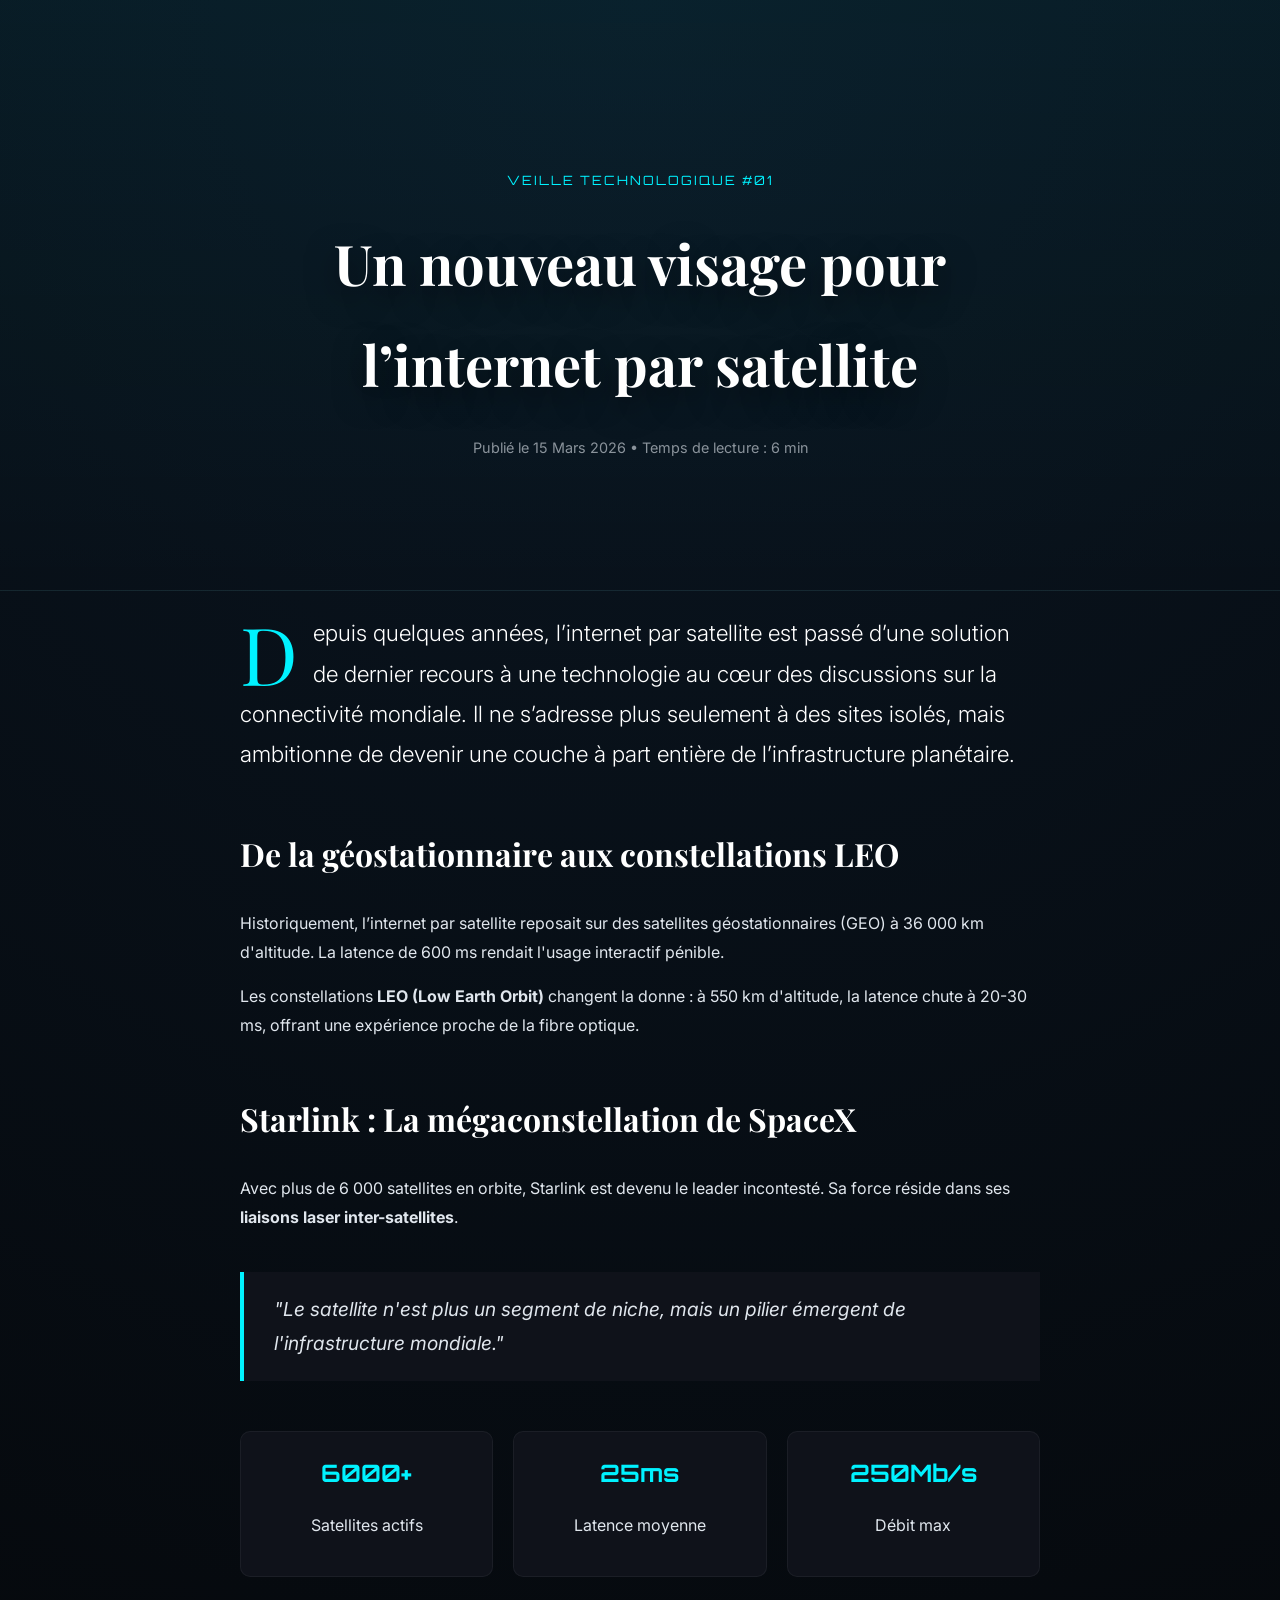
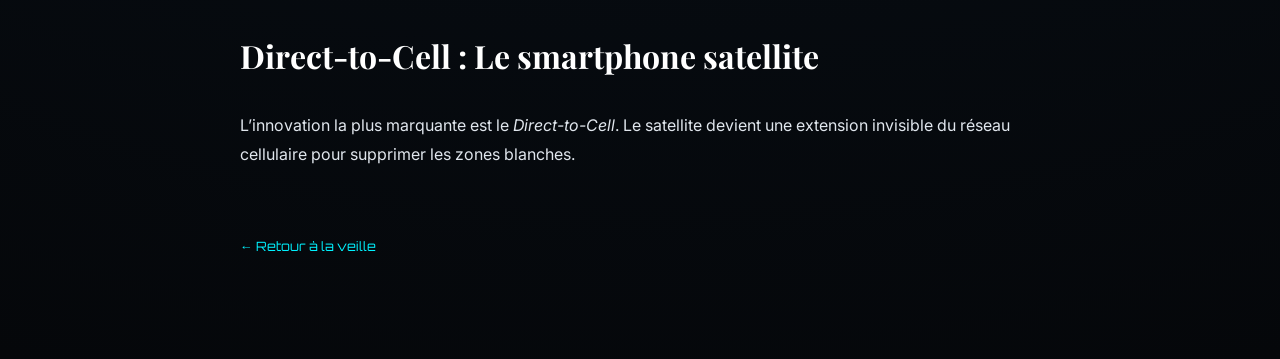
<file: blog-satellite.html>
<!DOCTYPE html>
<html lang="fr">
<head>
    <meta charset="UTF-8">
    <meta name="viewport" content="width=device-width, initial-scale=1.0">
    <title>Veille : Internet par Satellite - Portfolio</title>
    
    <link rel="preconnect" href="https://fonts.googleapis.com">
    <link rel="preconnect" href="https://fonts.gstatic.com" crossorigin>
    <link href="https://fonts.googleapis.com/css2?family=Playfair+Display:ital,wght@0,700;1,700&family=Inter:wght@300;400;600&family=Orbitron:wght@700&display=swap" rel="stylesheet">

    <link rel="stylesheet" href="CSS/blog-satellite.css">
</head>
<body>

    <div class="progress-container"><div class="progress-bar" id="myBar"></div></div>

    <header class="article-hero">
        <div class="hero-content">
            <span class="category-tag">Veille Technologique #01</span>
            <h1 class="article-title">Un nouveau visage pour l’internet par satellite</h1>
            <p class="article-meta">Publié le 15 Mars 2026 • Temps de lecture : 6 min</p>
        </div>
    </header>

    <main class="article-container">
        
        <section class="intro-section reveal-left">
            <p class="lead-text">
                <span class="dropcap">D</span>epuis quelques années, l’internet par satellite est passé d’une solution de dernier recours à une technologie au cœur des discussions sur la connectivité mondiale. Il ne s’adresse plus seulement à des sites isolés, mais ambitionne de devenir une couche à part entière de l’infrastructure planétaire.
            </p>
        </section>

        <section class="content-block reveal-right">
            <h2>De la géostationnaire aux constellations LEO</h2>
            <p>Historiquement, l’internet par satellite reposait sur des satellites géostationnaires (GEO) à 36 000 km d'altitude. La latence de 600 ms rendait l'usage interactif pénible.</p>
            <p>Les constellations <strong>LEO (Low Earth Orbit)</strong> changent la donne : à 550 km d'altitude, la latence chute à 20-30 ms, offrant une expérience proche de la fibre optique.</p>
        </section>

        <section class="content-block reveal-left">
            <h2>Starlink : La mégaconstellation de SpaceX</h2>
            <p>Avec plus de 6 000 satellites en orbite, Starlink est devenu le leader incontesté. Sa force réside dans ses <strong>liaisons laser inter-satellites</strong>.</p>
            <div class="quote-box">
                "Le satellite n'est plus un segment de niche, mais un pilier émergent de l'infrastructure mondiale."
            </div>
        </section>

        <section class="data-grid reveal-left">
            <div class="data-card">
                <h4>6000+</h4>
                <p>Satellites actifs</p>
            </div>
            <div class="data-card">
                <h4>25ms</h4>
                <p>Latence moyenne</p>
            </div>
            <div class="data-card">
                <h4>250Mb/s</h4>
                <p>Débit max</p>
            </div>
        </section>

        <section class="content-block reveal-right">
            <h2>Direct-to-Cell : Le smartphone satellite</h2>
            <p>L’innovation la plus marquante est le <em>Direct-to-Cell</em>. Le satellite devient une extension invisible du réseau cellulaire pour supprimer les zones blanches.</p>
        </section>

        <div class="back-footer">
            <a href="index.html#veille" class="btn-back">← Retour à la veille</a>
        </div>
    </main>

    <script>
        // Animation fluide au défilement
        const observer = new IntersectionObserver((entries) => {
            entries.forEach((entry) => {
                if (entry.isIntersecting) {
                    entry.target.classList.add('active');
                }
            });
        }, { threshold: 0.1 });

        document.querySelectorAll('.reveal-left, .reveal-right').forEach((el) => observer.observe(el));

        // Gestion de la barre de progression
        window.onscroll = function() {
            let winScroll = document.body.scrollTop || document.documentElement.scrollTop;
            let height = document.documentElement.scrollHeight - document.documentElement.clientHeight;
            let scrolled = (winScroll / height) * 100;
            document.getElementById("myBar").style.width = scrolled + "%";
        };
    </script>
</body>
</html>
</file>
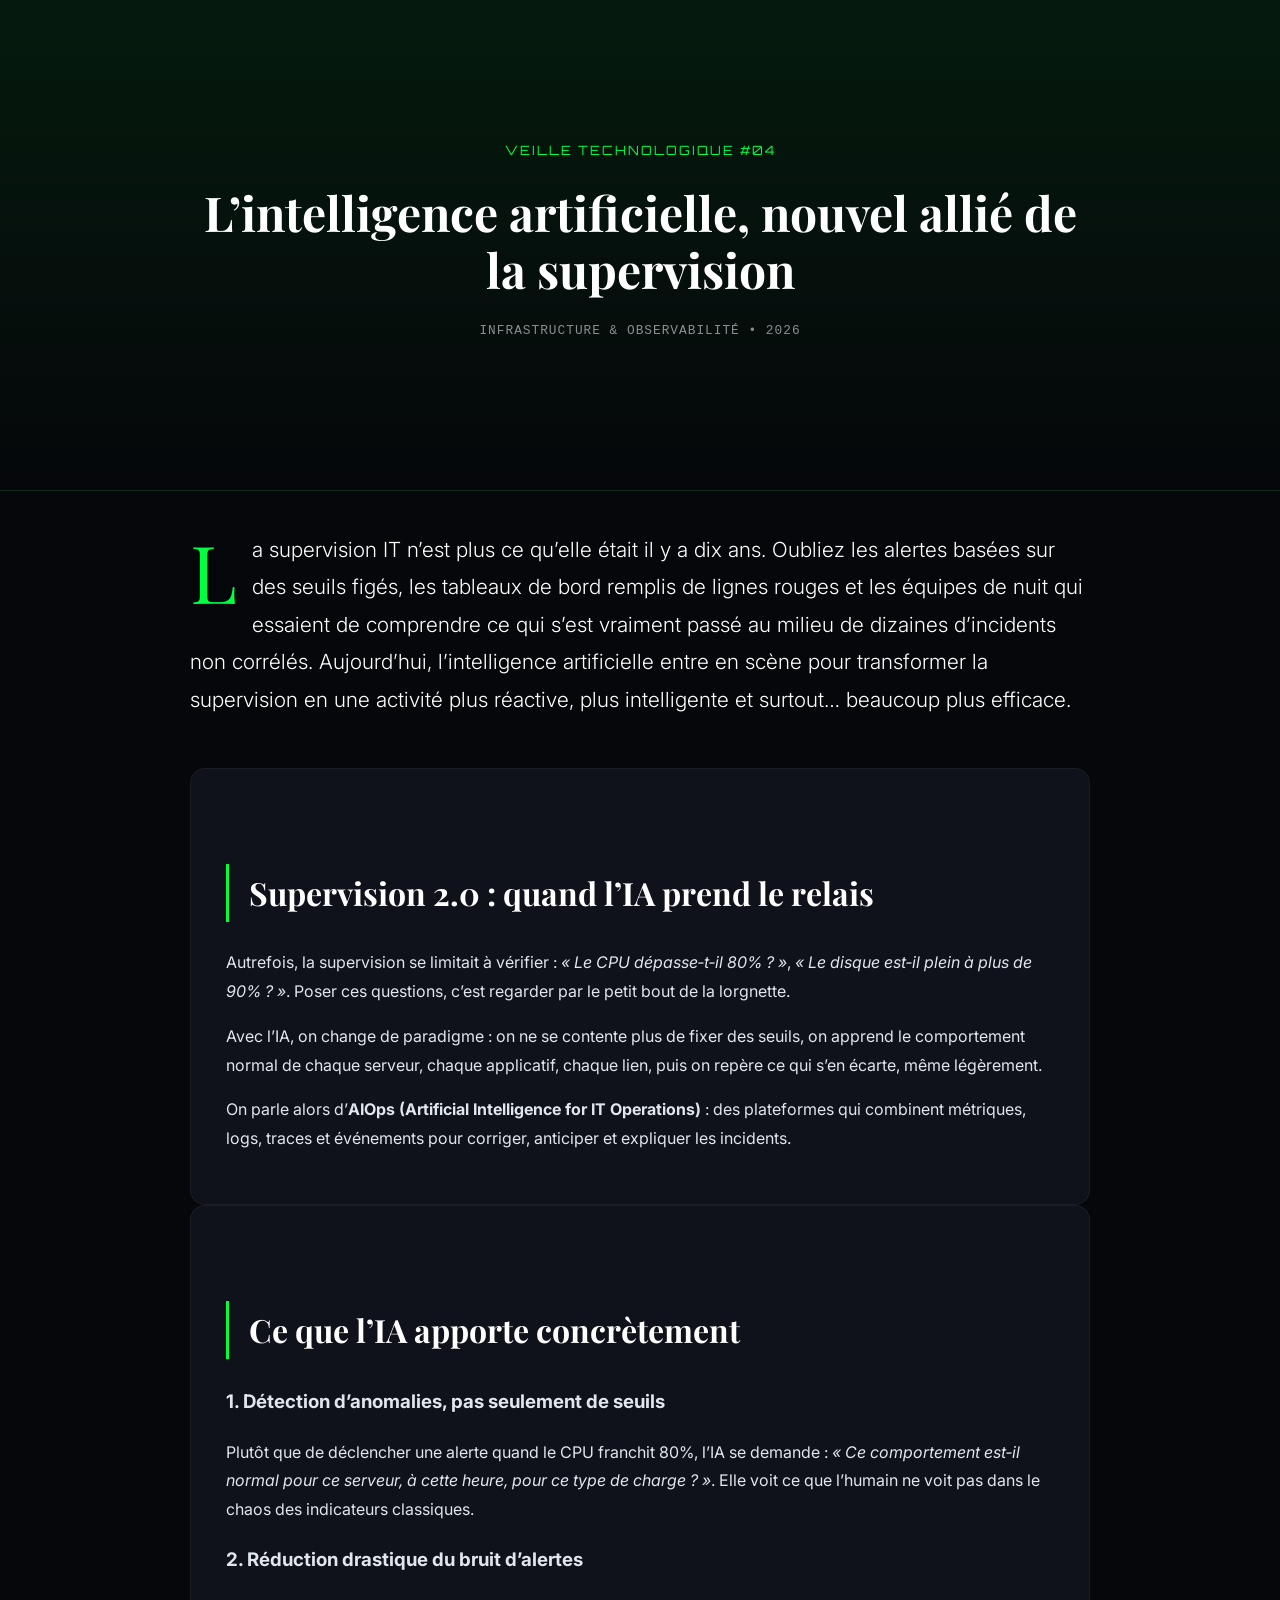
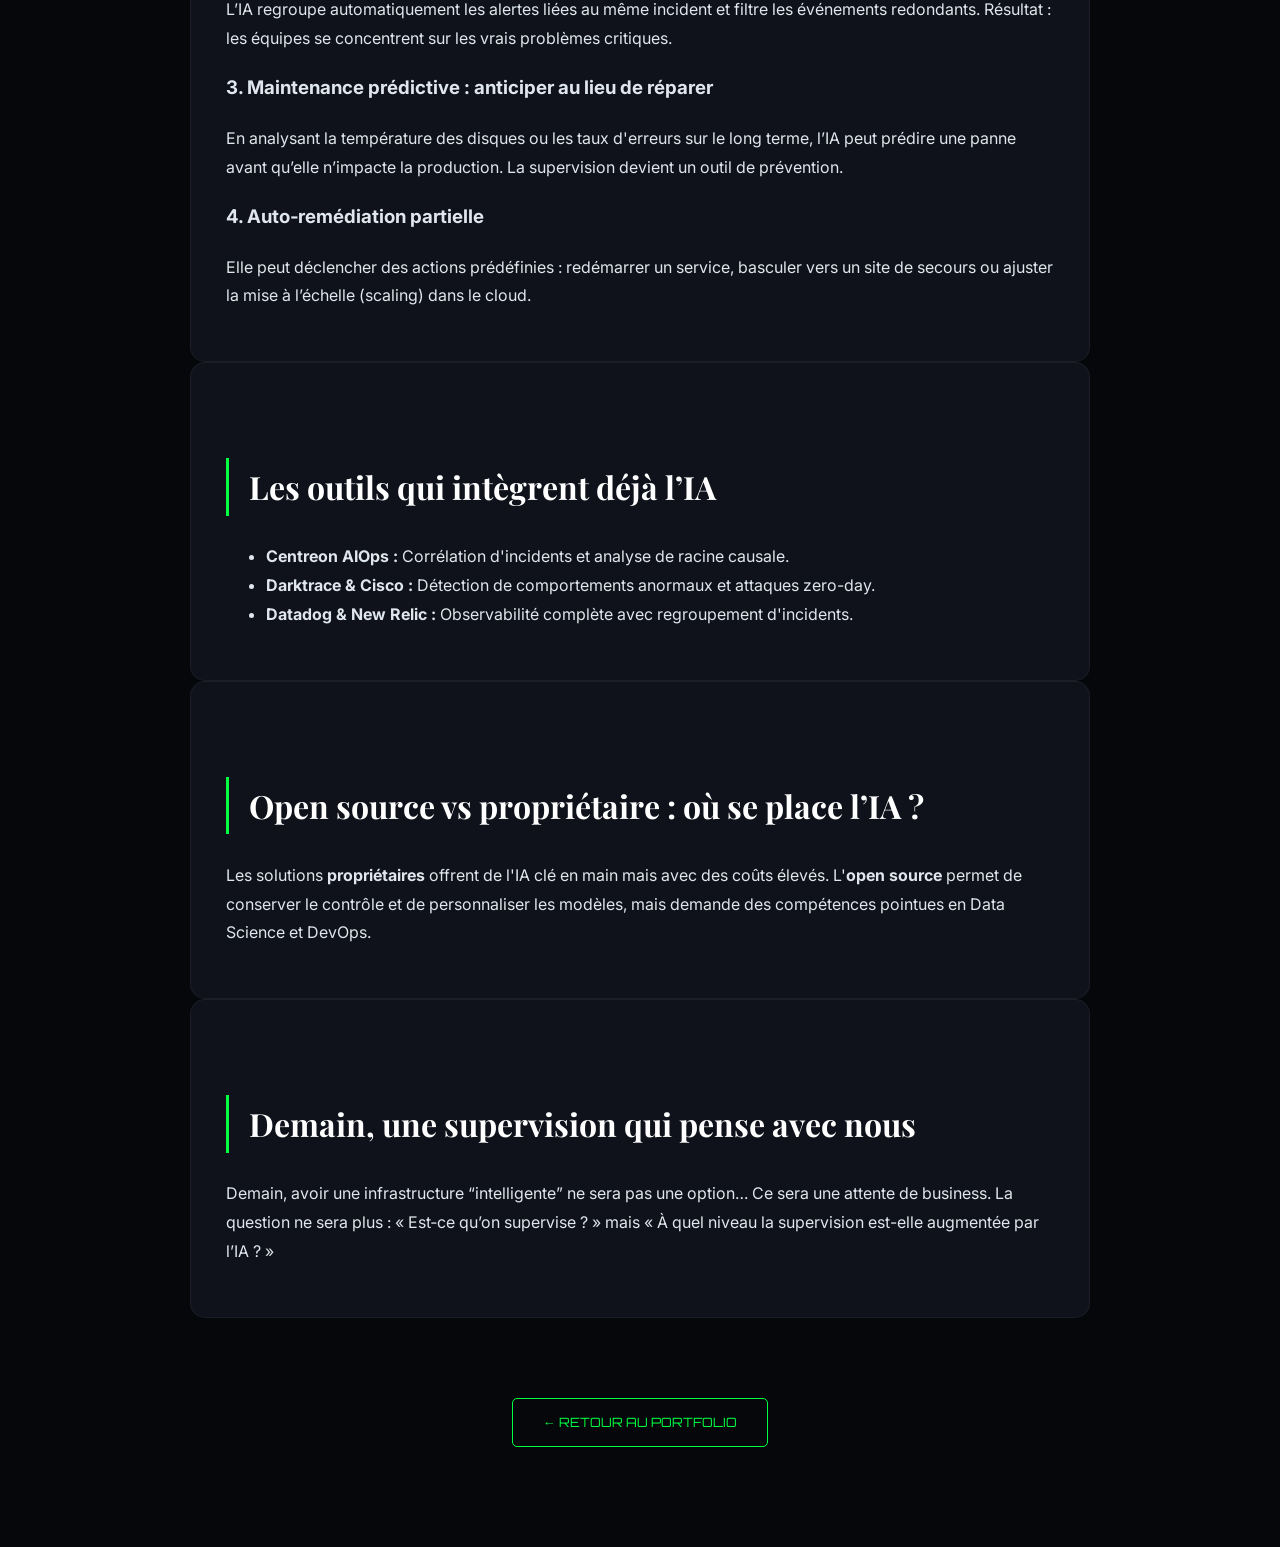
<file: blog-supervision.html>
<!DOCTYPE html>
<html lang="fr">
<head>
    <meta charset="UTF-8">
    <meta name="viewport" content="width=device-width, initial-scale=1.0">
    <title>Veille : L'IA et la Supervision - Portfolio</title>
    <link rel="stylesheet" href="CSS/blog-supervision.css">
    <link href="https://fonts.googleapis.com/css2?family=Playfair+Display:wght@700&family=Inter:wght@300;400;600&family=Orbitron:wght@700&display=swap" rel="stylesheet">
</head>
<body>

    <div class="progress-container"><div class="progress-bar" id="myBar"></div></div>

    <header class="article-hero">
        <div class="hero-content">
            <span class="category-tag">Veille Technologique #04</span>
            <h1 class="article-title">L’intelligence artificielle, nouvel allié de la supervision</h1>
            <p class="article-meta">INFRASTRUCTURE & OBSERVABILITÉ • 2026</p>
        </div>
    </header>

    <main class="article-container">
        
        <section class="intro-section reveal-left">
            <p class="lead-text">
                <span class="dropcap">L</span>a supervision IT n’est plus ce qu’elle était il y a dix ans. 
                Oubliez les alertes basées sur des seuils figés, les tableaux de bord remplis de lignes rouges et les équipes de nuit qui essaient de comprendre ce qui s’est vraiment passé au milieu de dizaines d’incidents non corrélés.
                Aujourd’hui, l’intelligence artificielle entre en scène pour transformer la supervision en une activité plus réactive, plus intelligente et surtout… beaucoup plus efficace.
            </p>
        </section>

        <section class="content-block reveal-right">
            <h2>Supervision 2.0 : quand l’IA prend le relais</h2>
            <p>Autrefois, la supervision se limitait à vérifier : <em>« Le CPU dépasse‑t‑il 80% ? »</em>, <em>« Le disque est‑il plein à plus de 90% ? »</em>. Poser ces questions, c’est regarder par le petit bout de la lorgnette.</p>
            <p>Avec l’IA, on change de paradigme : on ne se contente plus de fixer des seuils, on apprend le comportement normal de chaque serveur, chaque applicatif, chaque lien, puis on repère ce qui s’en écarte, même légèrement.</p>
            <p>On parle alors d’<strong>AIOps (Artificial Intelligence for IT Operations)</strong> : des plateformes qui combinent métriques, logs, traces et événements pour corriger, anticiper et expliquer les incidents.</p>
        </section>

        <section class="content-block reveal-left">
            <h2>Ce que l’IA apporte concrètement</h2>
            
            <h3>1. Détection d’anomalies, pas seulement de seuils</h3>
            <p>Plutôt que de déclencher une alerte quand le CPU franchit 80%, l’IA se demande : <em>« Ce comportement est‑il normal pour ce serveur, à cette heure, pour ce type de charge ? »</em>. Elle voit ce que l’humain ne voit pas dans le chaos des indicateurs classiques.</p>

            <h3>2. Réduction drastique du bruit d’alertes</h3>
            <p>L’IA regroupe automatiquement les alertes liées au même incident et filtre les événements redondants. Résultat : les équipes se concentrent sur les vrais problèmes critiques.</p>

            <h3>3. Maintenance prédictive : anticiper au lieu de réparer</h3>
            <p>En analysant la température des disques ou les taux d'erreurs sur le long terme, l’IA peut prédire une panne avant qu’elle n’impacte la production. La supervision devient un outil de prévention.</p>

            <h3>4. Auto‑remédiation partielle</h3>
            <p>Elle peut déclencher des actions prédéfinies : redémarrer un service, basculer vers un site de secours ou ajuster la mise à l’échelle (scaling) dans le cloud.</p>
        </section>

        

        <section class="content-block reveal-right">
            <h2>Les outils qui intègrent déjà l’IA</h2>
            <ul>
                <li><strong>Centreon AIOps :</strong> Corrélation d'incidents et analyse de racine causale.</li>
                <li><strong>Darktrace & Cisco :</strong> Détection de comportements anormaux et attaques zero-day.</li>
                <li><strong>Datadog & New Relic :</strong> Observabilité complète avec regroupement d'incidents.</li>
            </ul>
        </section>

        <section class="content-block reveal-left">
            <h2>Open source vs propriétaire : où se place l’IA ?</h2>
            <p>Les solutions <strong>propriétaires</strong> offrent de l'IA clé en main mais avec des coûts élevés. L'<strong>open source</strong> permet de conserver le contrôle et de personnaliser les modèles, mais demande des compétences pointues en Data Science et DevOps.</p>
        </section>

        <section class="content-block reveal-right footer-conclusion">
            <h2>Demain, une supervision qui pense avec nous</h2>
            <p>Demain, avoir une infrastructure “intelligente” ne sera pas une option… Ce sera une attente de business. La question ne sera plus : « Est‑ce qu’on supervise ? » mais « À quel niveau la supervision est-elle augmentée par l’IA ? »</p>
        </section>

        <div class="back-footer">
            <a href="index.html#veille" class="btn-back">← RETOUR AU PORTFOLIO</a>
        </div>
    </main>

    <script>
        const observer = new IntersectionObserver((entries) => {
            entries.forEach((entry) => {
                if (entry.isIntersecting) { entry.target.classList.add('active'); }
            });
        }, { threshold: 0.1 });
        document.querySelectorAll('.reveal-left, .reveal-right').forEach((el) => observer.observe(el));

        window.onscroll = function() {
            let winScroll = document.body.scrollTop || document.documentElement.scrollTop;
            let height = document.documentElement.scrollHeight - document.documentElement.clientHeight;
            document.getElementById("myBar").style.width = (winScroll / height) * 100 + "%";
        };
    </script>
</body>
</html>
</file>
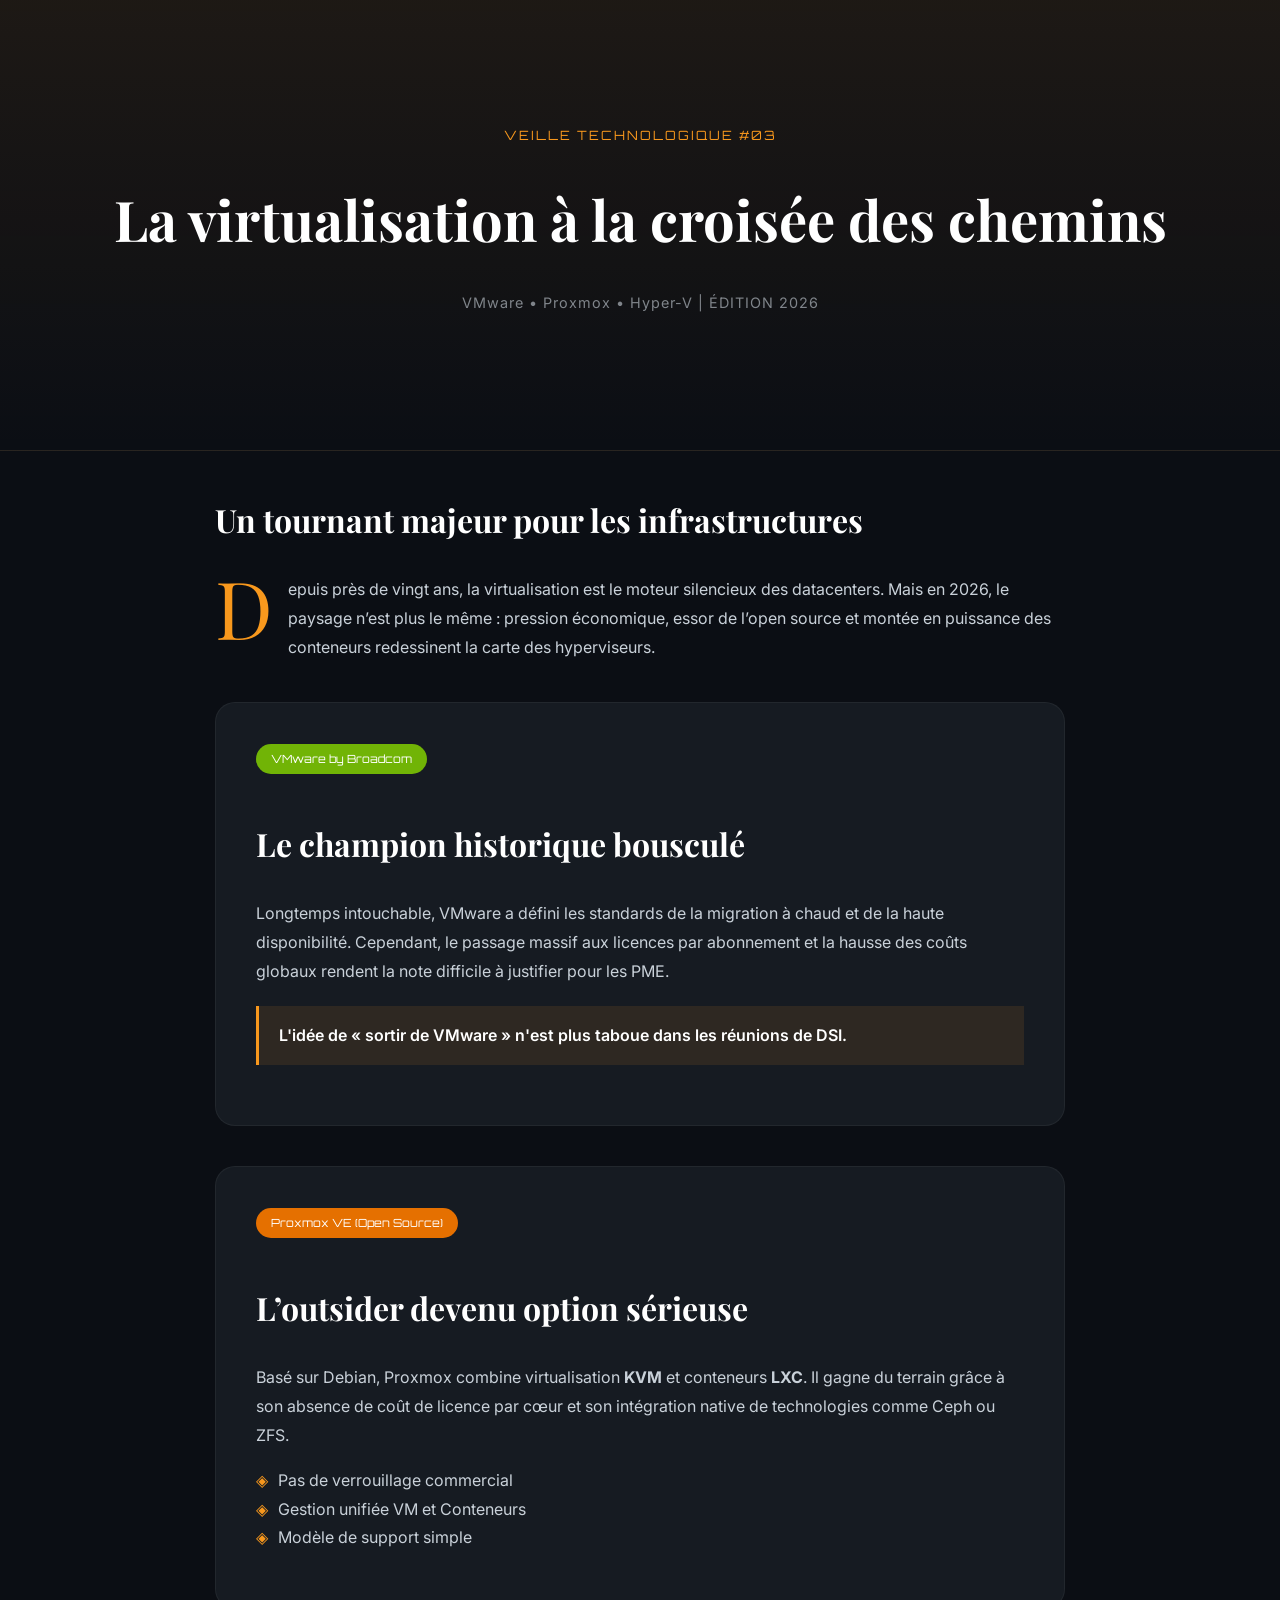
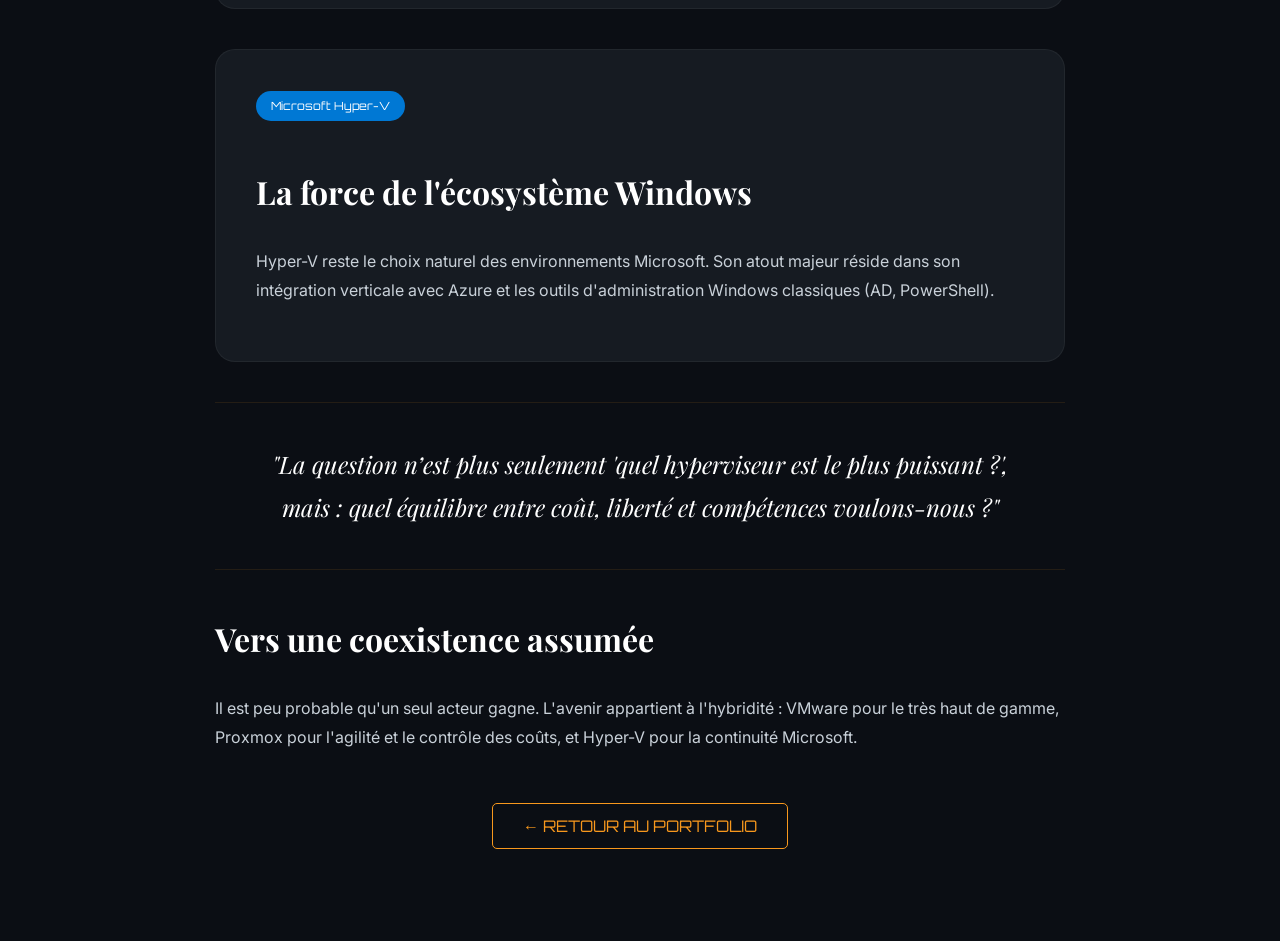
<file: blog-virtualisation.html>
<!DOCTYPE html>
<html lang="fr">
<head>
    <meta charset="UTF-8">
    <meta name="viewport" content="width=device-width, initial-scale=1.0">
    <title>Veille : La Virtualisation à la croisée des chemins</title>
    
    <style>
        @import url('https://fonts.googleapis.com/css2?family=Playfair+Display:ital,wght@0,700;1,700&family=Inter:wght@300;400;600&family=Orbitron:wght@700&display=swap');
    </style>
    
    <link rel="stylesheet" href="CSS/blog-virtualisation.css">
</head>
<body>

    <div class="progress-container"><div class="progress-bar" id="myBar"></div></div>

    <header class="article-hero">
        <div class="hero-content">
            <span class="category-tag">Veille Technologique #03</span>
            <h1 class="article-title">La virtualisation à la croisée des chemins</h1>
            <p class="article-meta">VMware • Proxmox • Hyper-V | ÉDITION 2026</p>
        </div>
    </header>

    <main class="article-container">
        
        <section class="intro-section reveal-left">
            <h2 class="sub-article-title">Un tournant majeur pour les infrastructures</h2>
            <p class="lead-text">
                <span class="dropcap">D</span>epuis près de vingt ans, la virtualisation est le moteur silencieux des datacenters. Mais en 2026, le paysage n’est plus le même : pression économique, essor de l’open source et montée en puissance des conteneurs redessinent la carte des hyperviseurs.
            </p>
        </section>

        

        <section class="content-block reveal-right">
            <div class="brand-header vmware">VMware by Broadcom</div>
            <h2>Le champion historique bousculé</h2>
            <p>Longtemps intouchable, VMware a défini les standards de la migration à chaud et de la haute disponibilité. Cependant, le passage massif aux licences par abonnement et la hausse des coûts globaux rendent la note difficile à justifier pour les PME.</p>
            <div class="key-point">L'idée de « sortir de VMware » n'est plus taboue dans les réunions de DSI.</div>
        </section>

        <section class="content-block reveal-left">
            <div class="brand-header proxmox">Proxmox VE (Open Source)</div>
            <h2>L’outsider devenu option sérieuse</h2>
            <p>Basé sur Debian, Proxmox combine virtualisation <strong>KVM</strong> et conteneurs <strong>LXC</strong>. Il gagne du terrain grâce à son absence de coût de licence par cœur et son intégration native de technologies comme Ceph ou ZFS.</p>
            <ul class="pros-list">
                <li>Pas de verrouillage commercial</li>
                <li>Gestion unifiée VM et Conteneurs</li>
                <li>Modèle de support simple</li>
            </ul>
        </section>

        <section class="content-block reveal-right">
            <div class="brand-header hyperv">Microsoft Hyper-V</div>
            <h2>La force de l'écosystème Windows</h2>
            <p>Hyper-V reste le choix naturel des environnements Microsoft. Son atout majeur réside dans son intégration verticale avec Azure et les outils d'administration Windows classiques (AD, PowerShell).</p>
        </section>

        <section class="quote-box reveal-left">
            "La question n’est plus seulement 'quel hyperviseur est le plus puissant ?', mais : quel équilibre entre coût, liberté et compétences voulons-nous ?"
        </section>

        <section class="content-block reveal-right clean-block">
            <h2>Vers une coexistence assumée</h2>
            <p>Il est peu probable qu'un seul acteur gagne. L'avenir appartient à l'hybridité : VMware pour le très haut de gamme, Proxmox pour l'agilité et le contrôle des coûts, et Hyper-V pour la continuité Microsoft.</p>
        </section>

        <div class="back-footer">
            <a href="index.html#veille" class="btn-back">← RETOUR AU PORTFOLIO</a>
        </div>
    </main>

    <script>
        const observer = new IntersectionObserver((entries) => {
            entries.forEach((entry) => {
                if (entry.isIntersecting) entry.target.classList.add('active');
            });
        }, { threshold: 0.1 });

        document.querySelectorAll('.reveal-left, .reveal-right').forEach((el) => observer.observe(el));

        window.onscroll = function() {
            let winScroll = document.body.scrollTop || document.documentElement.scrollTop;
            let height = document.documentElement.scrollHeight - document.documentElement.clientHeight;
            let scrolled = (winScroll / height) * 100;
            document.getElementById("myBar").style.width = scrolled + "%";
        };
    </script>
</body>
</html>
</file>
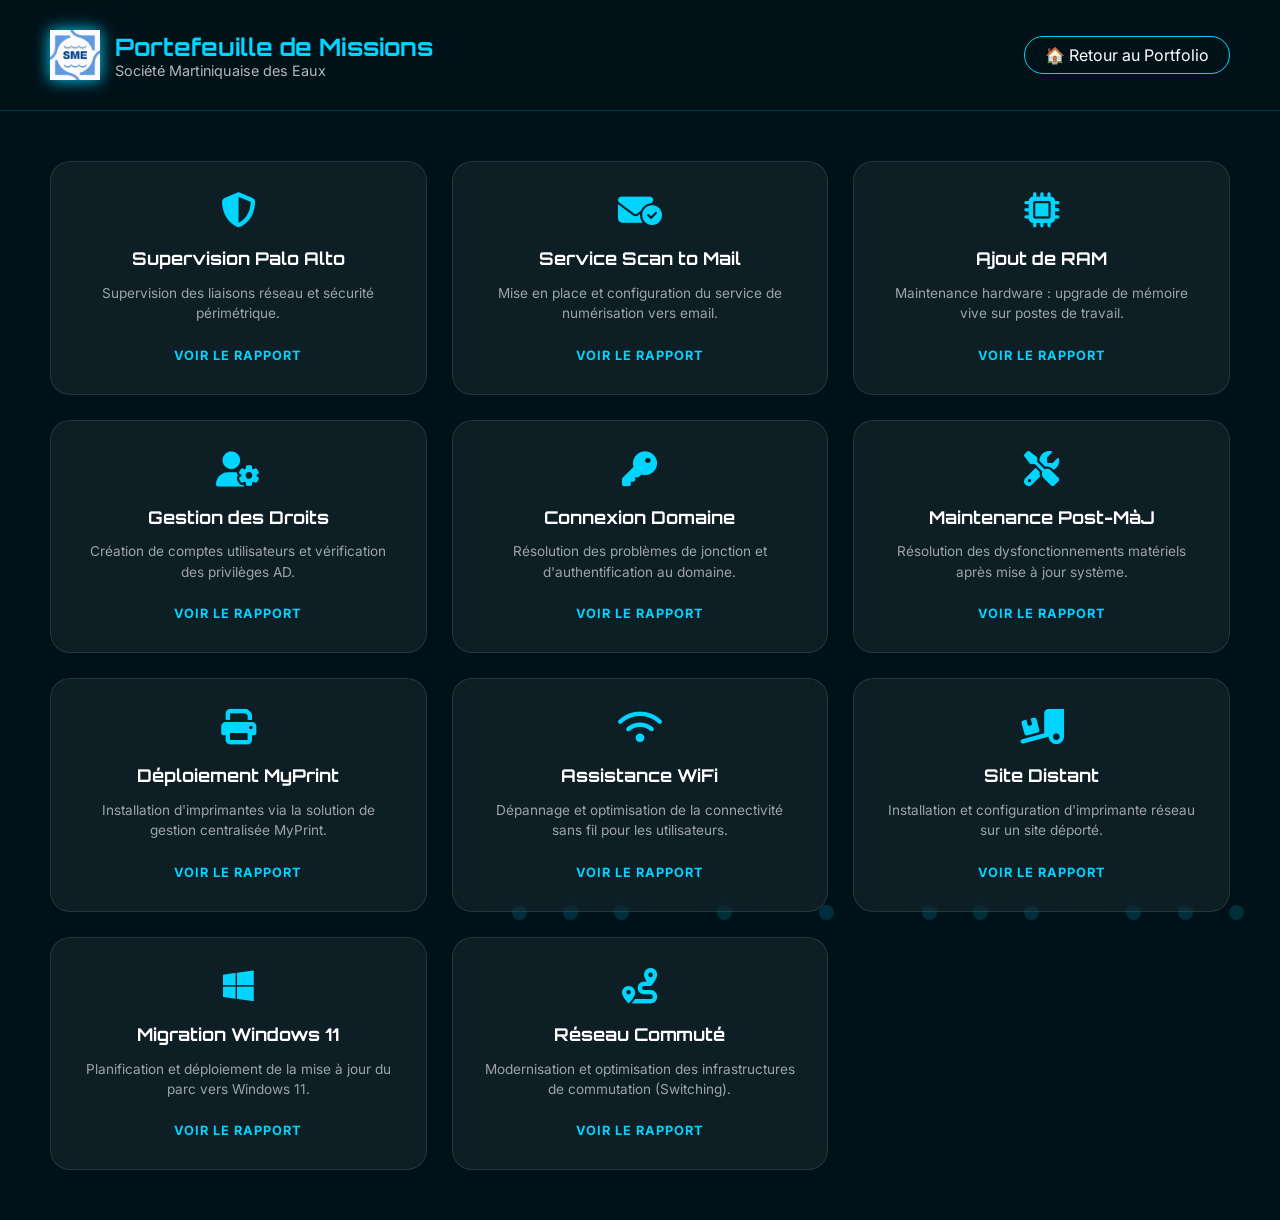
<file: mission_sme.html>
<!DOCTYPE html>
<html lang="fr">
<head>
    <meta charset="UTF-8">
    <meta name="viewport" content="width=device-width, initial-scale=1.0">
    <title>SME - Catalogue des Missions</title>
    <link rel="stylesheet" href="https://cdnjs.cloudflare.com/ajax/libs/font-awesome/6.4.0/css/all.min.css">
    <link href="https://fonts.googleapis.com/css2?family=Orbitron:wght@400;700&family=Inter:wght@300;500;700&display=swap" rel="stylesheet">
    <link rel="stylesheet" href="CSS/mission_sme.css">
</head>
<body class="mission-page">

    <div class="bubbles">
        <span style="--i:11;"></span><span style="--i:12;"></span><span style="--i:24;"></span>
        <span style="--i:10;"></span><span style="--i:14;"></span><span style="--i:23;"></span>
        <span style="--i:18;"></span><span style="--i:16;"></span><span style="--i:19;"></span>
        <span style="--i:20;"></span><span style="--i:22;"></span><span style="--i:25;"></span>
    </div>

    <header class="water-header">
        <div class="header-content">
            <img src="Image/Logo_entreprise/sme.jpg" alt="Logo SME" class="mini-logo">
            <div class="titles">
                <h1>Portefeuille de Missions</h1>
                <p>Société Martiniquaise des Eaux</p>
            </div>
        </div>
<a href="index.html#stages" class="back-btn">🏠 Retour au Portfolio</a>
    </header>

    <main class="grid-container">
        
        <div class="mission-card">
            <i class="fas fa-shield-halved icon"></i>
            <h3>Supervision Palo Alto</h3>
            <p>Supervision des liaisons réseau et sécurité périmétrique.</p>
            <a href="Image/Compte_rendu/compte_rendu_stageSME/Compte_rendu_de_mission___Supervision_des_liaisons_réseau_avec_Palo_Alto.pdf" target="_blank" class="doc-link">Voir le rapport</a>
        </div>

        <div class="mission-card">
            <i class="fas fa-envelope-circle-check icon"></i>
            <h3>Service Scan to Mail</h3>
            <p>Mise en place et configuration du service de numérisation vers email.</p>
            <a href="Image/Compte_rendu/compte_rendu_stageSME/Compte_rendu_de_mission___Mise_en_place_du_service_Scan_to_Mail.pdf" target="_blank" class="doc-link">Voir le rapport</a>
        </div>

        <div class="mission-card">
            <i class="fas fa-microchip icon"></i>
            <h3>Ajout de RAM</h3>
            <p>Maintenance hardware : upgrade de mémoire vive sur postes de travail.</p>
            <a href="Image/Compte_rendu/compte_rendu_stageSME/Compte_rendu_de_mission___Ajout_de_mémoire_vive__RAM__sur_poste_de_travail.pdf" target="_blank" class="doc-link">Voir le rapport</a>
        </div>

        <div class="mission-card">
            <i class="fas fa-user-gear icon"></i>
            <h3>Gestion des Droits</h3>
            <p>Création de comptes utilisateurs et vérification des privilèges AD.</p>
            <a href="Image/Compte_rendu/compte_rendu_stageSME/Compte_rendu_de_mission___Création_de_compte_utilisateur_et_vérification_des_droits_d_accès.pdf" target="_blank" class="doc-link">Voir le rapport</a>
        </div>

        <div class="mission-card">
            <i class="fas fa-key icon"></i>
            <h3>Connexion Domaine</h3>
            <p>Résolution des problèmes de jonction et d'authentification au domaine.</p>
            <a href="Image/Compte_rendu/compte_rendu_stageSME/Compte_rendu_de_mission___Résolution_de_problème_de_connexion_au_domaine.pdf" target="_blank" class="doc-link">Voir le rapport</a>
        </div>

        <div class="mission-card">
            <i class="fas fa-tools icon"></i>
            <h3>Maintenance Post-MàJ</h3>
            <p>Résolution des dysfonctionnements matériels après mise à jour système.</p>
            <a href="Image/Compte_rendu/compte_rendu_stageSME/Compte_rendu_de_mission___Résolution_de_dysfonctionnements_matériels_post-mise_à_jour.pdf" target="_blank" class="doc-link">Voir le rapport</a>
        </div>

        <div class="mission-card">
            <i class="fas fa-print icon"></i>
            <h3>Déploiement MyPrint</h3>
            <p>Installation d'imprimantes via la solution de gestion centralisée MyPrint.</p>
            <a href="Image/Compte_rendu/compte_rendu_stageSME/Compte_rendu_de_mission___Installation_d_imprimantes_sur_postes_de_travail_via_MyPrint.pdf" target="_blank" class="doc-link">Voir le rapport</a>
        </div>

        <div class="mission-card">
            <i class="fas fa-wifi icon"></i>
            <h3>Assistance WiFi</h3>
            <p>Dépannage et optimisation de la connectivité sans fil pour les utilisateurs.</p>
            <a href="Image/Compte_rendu/compte_rendu_stageSME/Compte_rendu_de_mission___Assistance_utilisateur___Problèmes_de_connexion_au_réseau_WiFi.pdf" target="_blank" class="doc-link">Voir le rapport</a>
        </div>

        <div class="mission-card">
            <i class="fas fa-truck-ramp-box icon"></i>
            <h3>Site Distant</h3>
            <p>Installation et configuration d'imprimante réseau sur un site déporté.</p>
            <a href="Image/Compte_rendu/compte_rendu_stageSME/Compte_rendu_de_mission___Installation_d_une_imprimante_réseau_sur_site_distant.pdf" target="_blank" class="doc-link">Voir le rapport</a>
        </div>

        <div class="mission-card">
            <i class="fab fa-windows icon"></i>
            <h3>Migration Windows 11</h3>
            <p>Planification et déploiement de la mise à jour du parc vers Windows 11.</p>
            <a href="Image/Compte_rendu/compte_rendu_stageSME/Migration_des_postes_de_travail_vers_Windows_11.pdf" target="_blank" class="doc-link">Voir le rapport</a>
        </div>

        <div class="mission-card">
            <i class="fas fa-route icon"></i>
            <h3>Réseau Commuté</h3>
            <p>Modernisation et optimisation des infrastructures de commutation (Switching).</p>
            <a href="Image/Compte_rendu/compte_rendu_stageSME/Modernisation_du_réseau_commuté.pdf" target="_blank" class="doc-link">Voir le rapport</a>
        </div>

    </main>

</body>
</html>
</file>
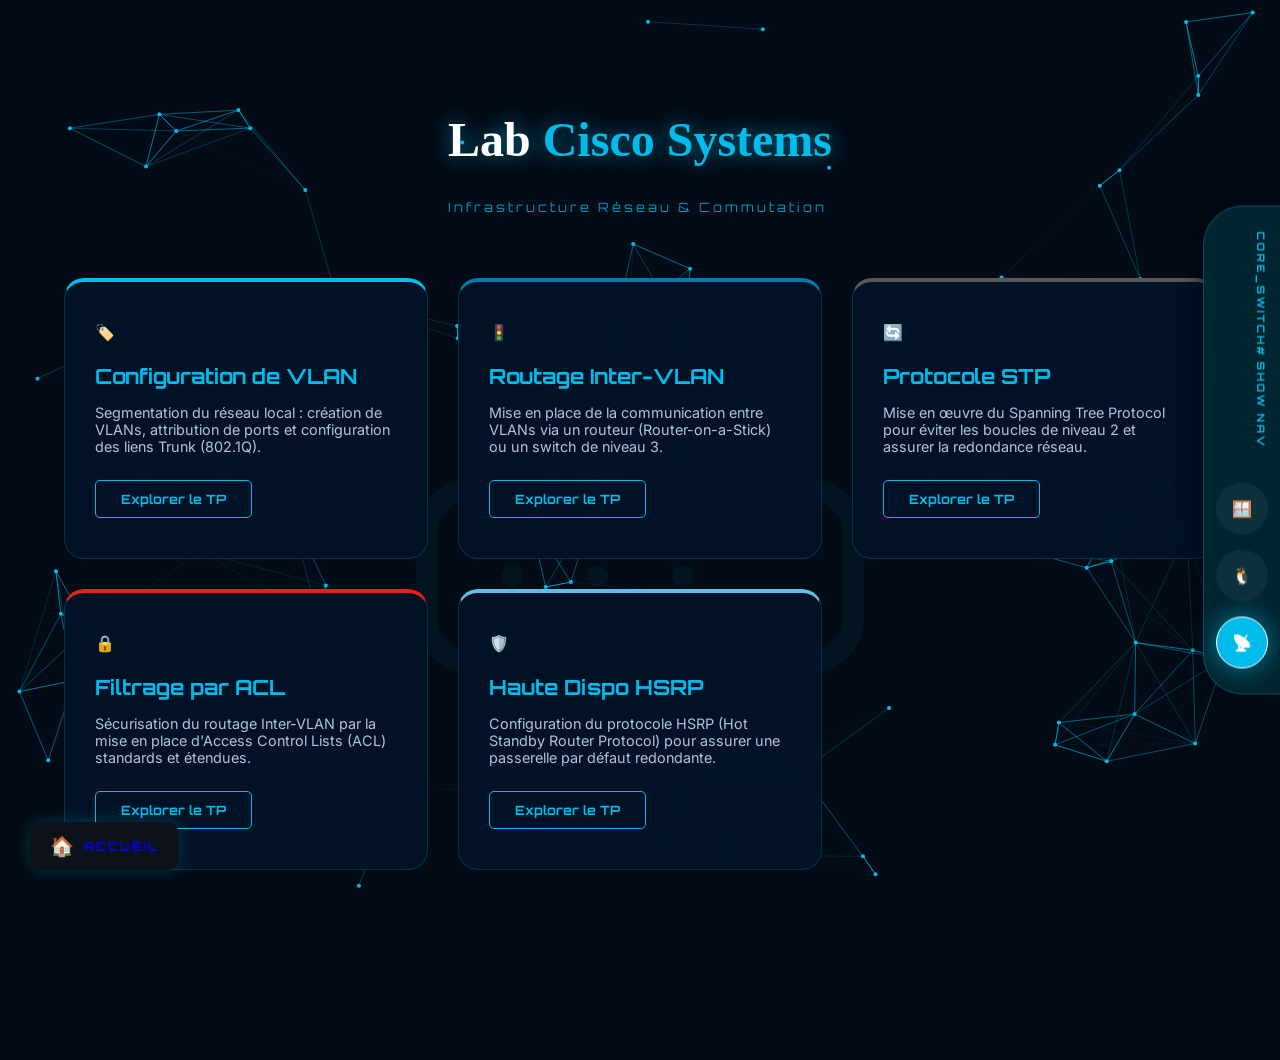
<file: tp-cisco.html>
<!DOCTYPE html>
<html lang="fr">
<head>
    <meta charset="UTF-8">
    <meta name="viewport" content="width=device-width, initial-scale=1.0">
    <title>TP Cisco Networking - Portfolio</title>
    
    <style>
        @import url('https://fonts.googleapis.com/css2?family=Syncopate:wght@400;700&family=Orbitron:wght@400;700;900&family=Inter:wght@300;500;700&display=swap');
    </style>

    <link rel="stylesheet" href="CSS/tp-cisco.css">
</head>
<body>

    <canvas id="networkCanvas"></canvas>

    <div class="tp-page-wrapper">
        <div class="cisco-bg-logo">
            <svg viewBox="0 0 24 24" fill="none" stroke="currentColor" stroke-width="1" stroke-linecap="round" stroke-linejoin="round">
                <rect x="2" y="14" width="20" height="8" rx="2" ry="2"></rect>
                <line x1="6" y1="18" x2="6.01" y2="18"></line>
                <line x1="10" y1="18" x2="10.01" y2="18"></line>
                <line x1="14" y1="18" x2="14.01" y2="18"></line>
            </svg>
        </div>

        <header class="tp-header">
            <h1 class="glitch-title">Lab <span>Cisco Systems</span></h1>
            <p class="subtitle">Infrastructure Réseau & Commutation</p>
        </header>

        <div class="tp-3d-grid">
            <div class="tp-card-3d vlan">
                <div class="card-content">
                    <div class="tp-icon">🏷️</div>
                    <h3>Configuration de VLAN</h3>
                    <p>Segmentation du réseau local : création de VLANs, attribution de ports et configuration des liens Trunk (802.1Q).</p>
                    <a href="Image/Compte_rendu/Cisco/Configuration de VLAN (1).pdf" target="_blank" class="btn-view">Explorer le TP</a>
                </div>
            </div>

            <div class="tp-card-3d inter-vlan">
                <div class="card-content">
                    <div class="tp-icon">🚦</div>
                    <h3>Routage Inter-VLAN</h3>
                    <p>Mise en place de la communication entre VLANs via un routeur (Router-on-a-Stick) ou un switch de niveau 3.</p>
                    <a href="Image/Compte_rendu/Cisco/Routage-inter Vlan .pdf" target="_blank" class="btn-view">Explorer le TP</a>
                </div>
            </div>

            <div class="tp-card-3d stp">
                <div class="card-content">
                    <div class="tp-icon">🔄</div>
                    <h3>Protocole STP</h3>
                    <p>Mise en œuvre du Spanning Tree Protocol pour éviter les boucles de niveau 2 et assurer la redondance réseau.</p>
                    <a href="Image/Compte_rendu/Cisco/TP - Mise en œuvre du Spanning Tree Protocol (STP).pdf" target="_blank" class="btn-view">Explorer le TP</a>
                </div>
            </div>

            <div class="tp-card-3d acl">
                <div class="card-content">
                    <div class="tp-icon">🔒</div>
                    <h3>Filtrage par ACL</h3>
                    <p>Sécurisation du routage Inter-VLAN par la mise en place d'Access Control Lists (ACL) standards et étendues.</p>
                    <a href="Image/Compte_rendu/Cisco/TP – Filtrage du routage Inter-VLAN avec ACL.pdf" target="_blank" class="btn-view">Explorer le TP</a>
                </div>
            </div>

            <div class="tp-card-3d hsrp">
                <div class="card-content">
                    <div class="tp-icon">🛡️</div>
                    <h3>Haute Dispo HSRP</h3>
                    <p>Configuration du protocole HSRP (Hot Standby Router Protocol) pour assurer une passerelle par défaut redondante.</p>
                    <a href="Image/Compte_rendu/Cisco/TP – Mise en place de la haute disponibilité avec HSRP.pdf" target="_blank" class="btn-view">Explorer le TP</a>
                </div>
            </div>
        </div>

        <a href="index.html#documentation" class="back-home-btn" title="Retour à l'accueil">
    <div class="btn-inner">
        <span class="icon">🏠</span>
        <span class="text">ACCUEIL</span>
    </div>
    <div class="btn-glitch"></div>
</a>
    </div>

    <nav class="side-nav cisco-theme">
    <div class="side-nav-label">Core_Switch# show nav</div>
    
    <a href="tp-windows.html" class="nav-item win" title="TP Windows">
        <span class="nav-icon">🪟</span>
        <span class="nav-text">Windows Server</span>
    </a>
    
    <a href="tp-linux.html" class="nav-item lin" title="TP Linux">
        <span class="nav-icon">🐧</span>
        <span class="nav-text">Linux Server</span>
    </a>
    
    <a href="tp-cisco.html" class="nav-item cis active" title="TP Cisco">
        <span class="nav-icon">📡</span>
        <span class="nav-text">Cisco Network</span>
    </a>
</nav>

    <script>
        const canvas = document.getElementById('networkCanvas');
        const ctx = canvas.getContext('2d');
        canvas.width = window.innerWidth;
        canvas.height = window.innerHeight;

        let particlesArray = [];
        const maxDistance = 150; 

        class Particle {
            constructor() {
                this.init();
            }
            init() {
                this.x = Math.random() * canvas.width;
                this.y = Math.random() * canvas.height;
                this.size = 2;
                this.speedX = Math.random() * 0.6 - 0.3;
                this.speedY = Math.random() * 0.6 - 0.3;
            }
            update() {
                this.x += this.speedX;
                this.y += this.speedY;
                if (this.x > canvas.width || this.x < 0) this.speedX *= -1;
                if (this.y > canvas.height || this.y < 0) this.speedY *= -1;
            }
            draw() {
                ctx.fillStyle = '#00bceb';
                ctx.beginPath();
                ctx.arc(this.x, this.y, this.size, 0, Math.PI * 2);
                ctx.fill();
            }
        }

        function connect() {
            for (let a = 0; a < particlesArray.length; a++) {
                for (let b = a; b < particlesArray.length; b++) {
                    let dx = particlesArray[a].x - particlesArray[b].x;
                    let dy = particlesArray[a].y - particlesArray[b].y;
                    let distance = Math.sqrt(dx * dx + dy * dy);

                    if (distance < maxDistance) {
                        ctx.strokeStyle = `rgba(0, 188, 235, ${1 - distance/maxDistance})`;
                        ctx.lineWidth = 1;
                        ctx.beginPath();
                        ctx.moveTo(particlesArray[a].x, particlesArray[a].y);
                        ctx.lineTo(particlesArray[b].x, particlesArray[b].y);
                        ctx.stroke();
                    }
                }
            }
        }

        function init() {
            particlesArray = [];
            for (let i = 0; i < 80; i++) particlesArray.push(new Particle());
        }

        function animate() {
            ctx.clearRect(0, 0, canvas.width, canvas.height);
            particlesArray.forEach(p => { p.update(); p.draw(); });
            connect();
            requestAnimationFrame(animate);
        }
        init(); animate();
        window.addEventListener('resize', () => { canvas.width = window.innerWidth; canvas.height = window.innerHeight; init(); });
    </script>
</body>
</html>
</file>
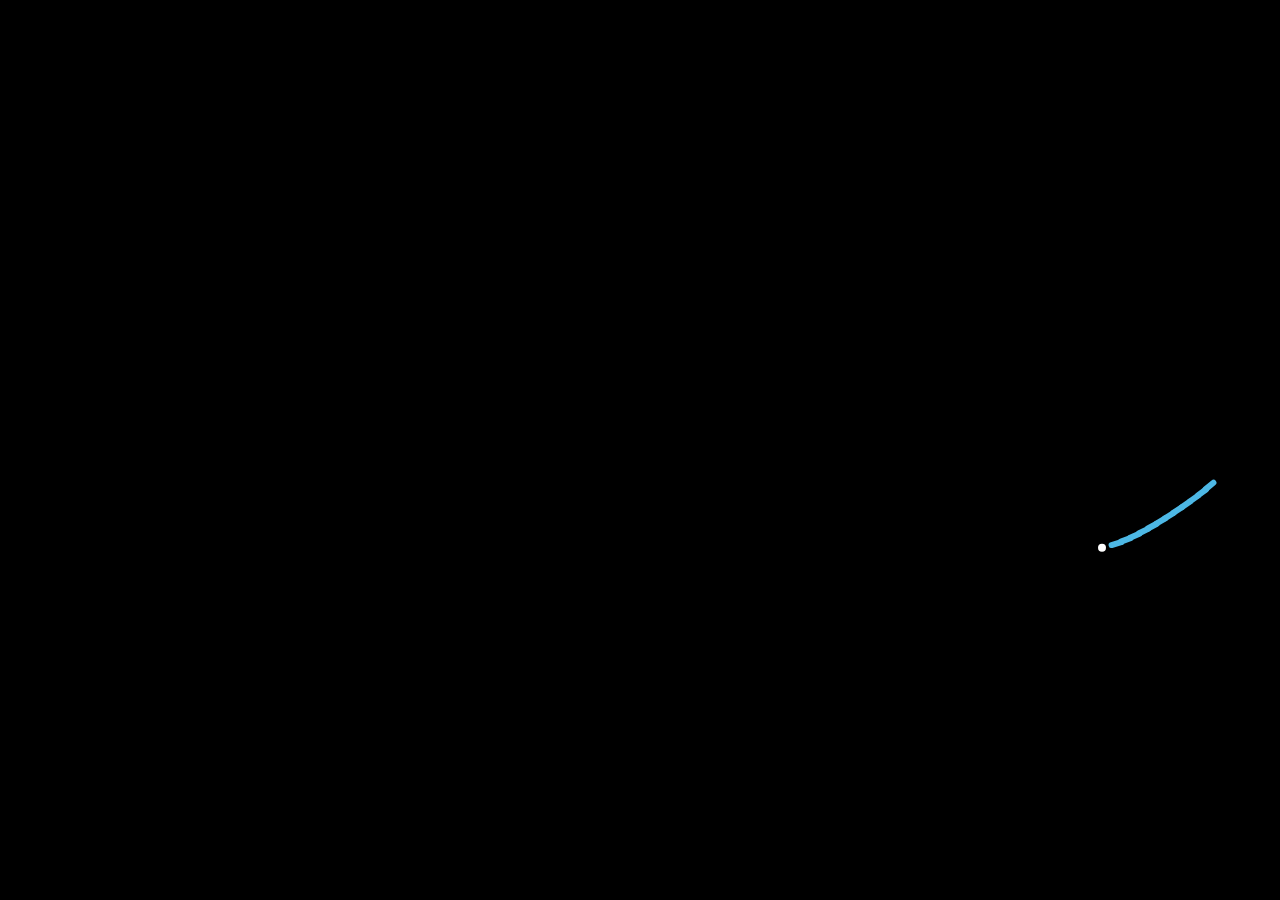
<file: tp-gns3.html>
<!DOCTYPE html>
<html lang="fr">
<head>
    <meta charset="UTF-8">
    <meta name="viewport" content="width=device-width, initial-scale=1.0">
    <title>Documentation GNS3 | Network Simulator</title>
    <link rel="stylesheet" href="CSS/tp-gns3.css">
    <link href="https://fonts.googleapis.com/css2?family=Orbitron:wght@400;700&family=Rajdhani:wght@300;500;700&display=swap" rel="stylesheet">
</head>
<body>

    <div id="loader">
        <canvas id="lizardCanvas"></canvas>
        <div class="loader-text">Initialisation des topologies GNS3...</div>
    </div>

    <main id="main-content" class="hidden">
        <header>
            <nav>
                <a href="index.html#documentation" class="back-btn">← Retour Portfolio</a>
            </nav>
        </header>

        <section class="hero">
            <div class="hero-logo">
                <img src="Image/Logo_entreprise/GNS3.png" alt="Logo GNS3">
            </div>
            <h1>GNS3 <span class="highlight">Simulator</span></h1>
            <p class="subtitle">L'outil ultime pour l'émulation de réseaux critiques.</p>
        </section>

        <section class="presentation">
            <div class="grid">
                <div class="card">
                    <h3>Qu'est-ce que GNS3 ?</h3>
                    <p>GNS3 (Graphical Network Simulator-3) est un logiciel open-source permettant de simuler des réseaux informatiques complexes. Contrairement à Packet Tracer, il fait tourner de <strong>vraies images d'OS</strong> (Cisco IOS, Arista, Linux).</p>
                </div>
                <div class="card">
                    <h3>Mes Travaux Pratiques</h3>
                    <ul>
                        <li>Interconnexion de sites via VPN IPsec.</li>
                        <li>Architecture haute disponibilité (HSRP/GLBP).</li>
                        <li>Administration de serveurs Debian en environnement routé.</li>
                        <li>Tests d'intrusion et sécurité périmétrique.</li>
                    </ul>
                </div>
            </div>
        </section>
    </main>

    <script src="JS/lizard-animation.js"></script>
</body>
</html>
</file>
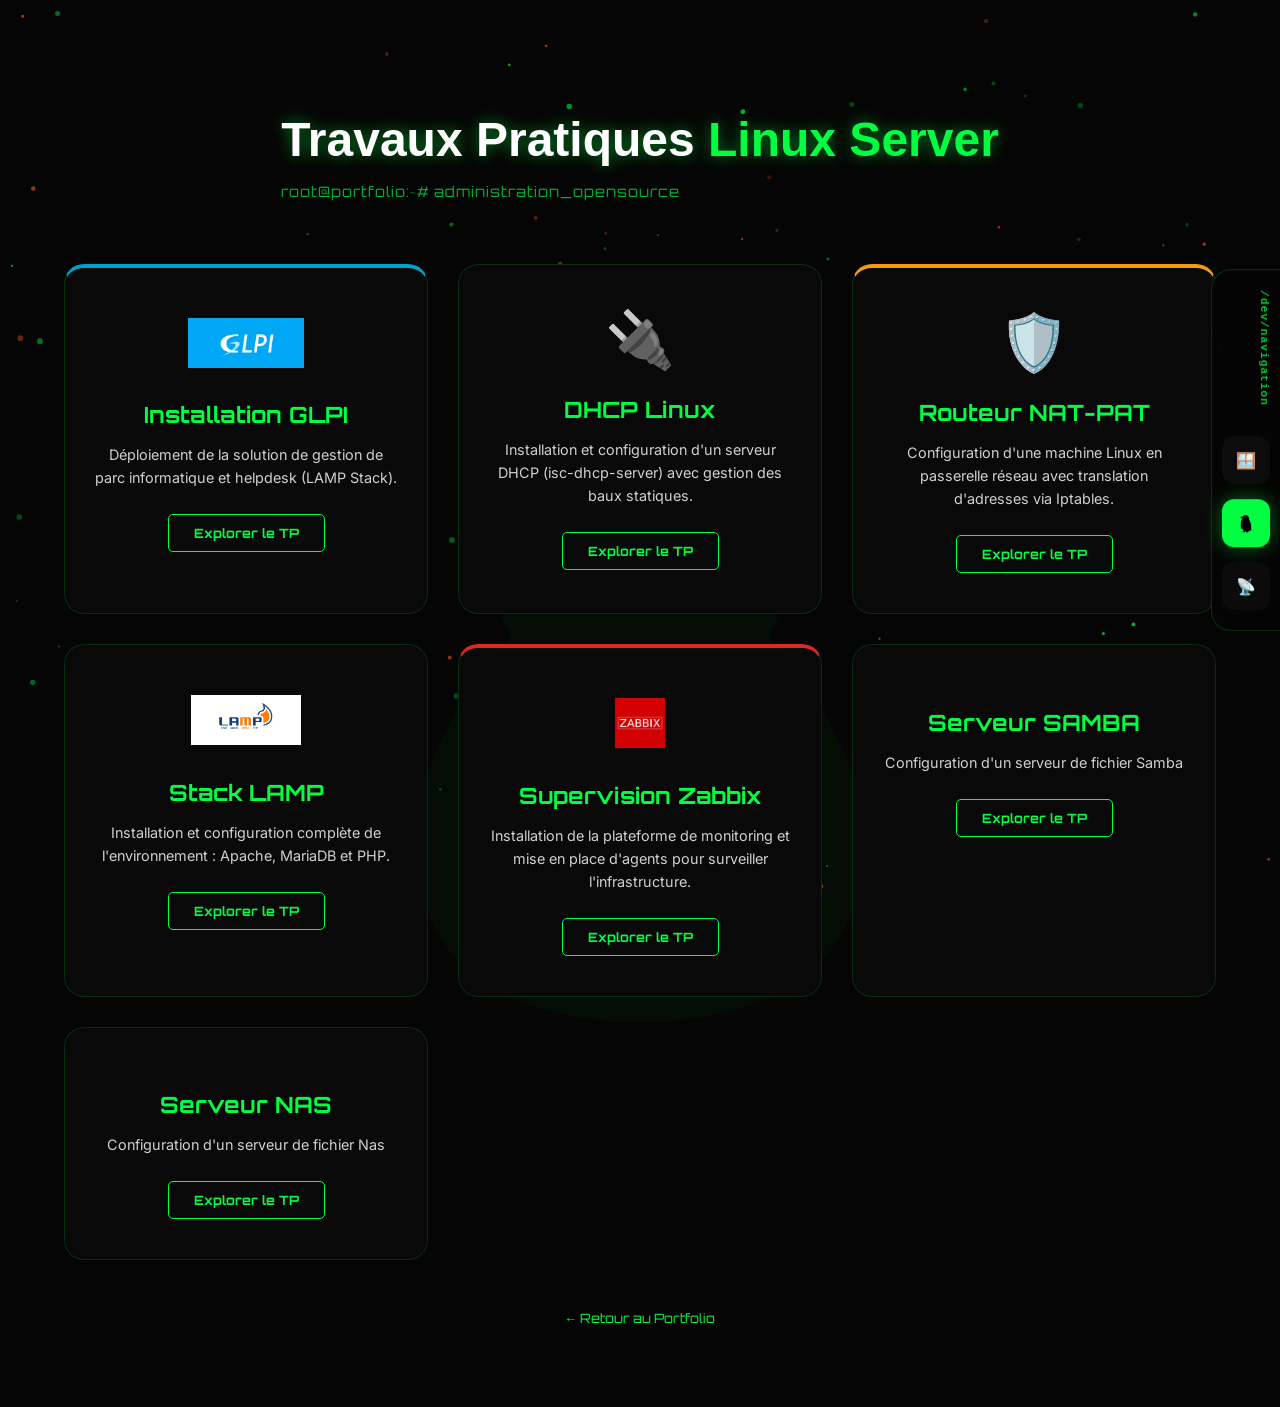
<file: tp-linux.html>
<!DOCTYPE html>
<html lang="fr">
<head>
    <meta charset="UTF-8">
    <meta name="viewport" content="width=device-width, initial-scale=1.0">
    <title>TP Linux - Portfolio</title>
    
    <style>
        @import url('https://fonts.googleapis.com/css2?family=Syncopate:wght@400;700&family=Orbitron:wght@400;700;900&family=Inter:wght@300;500;700&display=swap');
    </style>

    <link rel="stylesheet" href="CSS/tp-linux.css">
</head>
<body>

    <canvas id="particleCanvas"></canvas>

    <div class="tp-page-wrapper">
        <div class="linux-bg-logo">
            <svg viewBox="0 0 20 20" xmlns="http://www.w3.org/2000/svg">
                <path d="M10 0C7.5 0 5 2 5 5c0 1 .5 2 1 3-1.5 1.5-3 4-3 6.5C3 17.5 5 20 10 20s7-2.5 7-5.5c0-2.5-1.5-5-3-6.5.5-1 1-2 1-3 0-3-2.5-5-5-5z" fill="currentColor"/>
            </svg>
        </div>

        <header class="tp-header">
            <h1 class="glitch-title">Travaux Pratiques <span>Linux Server</span></h1>
            <p class="subtitle">root@portfolio:~# administration_opensource</p>
        </header>

        <div class="tp-3d-grid">
            <div class="tp-card-3d glpi">
                <div class="card-content">
                    <div class="tp-icon tp-logo-contain">
                        <img src="Image/Logo_entreprise/Glpi.png" alt="Logo GLPI" onerror="this.src='https://upload.wikimedia.org/wikipedia/commons/0/01/GLPI_logo.png'">
                    </div>
                    <h3>Installation GLPI</h3>
                    <p>Déploiement de la solution de gestion de parc informatique et helpdesk (LAMP Stack).</p>
                    <a href="Image/Compte_rendu/Linux/Installation de GLPI.pdf" target="_blank" class="btn-view">Explorer le TP</a>
                </div>
            </div>

            <div class="tp-card-3d dhcp-linux">
                <div class="card-content">
                    <div class="tp-icon">🔌</div>
                    <h3>DHCP Linux</h3>
                    <p>Installation et configuration d'un serveur DHCP (isc-dhcp-server) avec gestion des baux statiques.</p>
                    <a href="Image/Compte_rendu/Linux/_Installation d'un serveur DHCP sous Linux .pdf" target="_blank" class="btn-view">Explorer le TP</a>
                </div>
            </div>

            <div class="tp-card-3d router">
                <div class="card-content">
                    <div class="tp-icon">🛡️</div>
                    <h3>Routeur NAT-PAT</h3>
                    <p>Configuration d'une machine Linux en passerelle réseau avec translation d'adresses via Iptables.</p>
                    <a href="Image/Compte_rendu/Linux/Compte Rendu _ Mise en Place d'un Routeur NAT_PAT sous Debian 13.pdf" target="_blank" class="btn-view">Explorer le TP</a>
                </div>
            </div>

            <div class="tp-card-3d lamp">
                <div class="card-content">
                    <div class="tp-icon tp-logo-contain">
                        <img src="Image/Logo_entreprise/Lam.png" alt="Logo LAMP" onerror="this.src='https://upload.wikimedia.org/wikipedia/commons/thumb/a/a2/LAMP_software_stack.svg/1200px-LAMP_software_stack.svg.png'">
                    </div>
                    <h3>Stack LAMP</h3>
                    <p>Installation et configuration complète de l'environnement : Apache, MariaDB et PHP.</p>
                    <a href="Image/Compte_rendu/Linux/Mise en place d'un serveur Web (apache).pdf" target="_blank" class="btn-view">Explorer le TP</a>
                </div>
            </div>

            <div class="tp-card-3d zabbix">
                <div class="card-content">
                    <div class="tp-icon tp-logo-contain">
                        <img src="Image/Logo_entreprise/Zabbix.png" alt="Logo Zabbix" onerror="this.src='https://upload.wikimedia.org/wikipedia/commons/1/1a/Zabbix_logo.png'">
                    </div>
                    <h3>Supervision Zabbix</h3>
                    <p>Installation de la plateforme de monitoring et mise en place d'agents pour surveiller l'infrastructure.</p>
                    <a href="Image/Compte_rendu/Linux/Mise en place de zabbix.pdf" target="_blank" class="btn-view">Explorer le TP</a>
                </div>
            </div>

            <div class="tp-card-3d ftp-secure">
                <div class="card-content">
                    <div class="tp-icon">
                         <i class="fas fa-file-shield" style="font-size: 3rem; color: #00f2ff; display: block; margin-bottom: 10px;"></i>
                    </div>
                    <h3>Serveur SAMBA</h3>
                    <p>Configuration d'un serveur de fichier Samba </p>
                    <a href="Image/Compte_rendu/Linux/Installation d'un serveur SAMBA (1).pdf" target="_blank" class="btn-view">Explorer le TP</a>
                </div>
            </div>
              <div class="tp-card-3d ftp-secure">
                <div class="card-content">
                    <div class="tp-icon">
                         <i class="fas fa-file-shield" style="font-size: 3rem; color: #00f2ff; display: block; margin-bottom: 10px;"></i>
                    </div>
                    <h3>Serveur NAS</h3>
                    <p>Configuration d'un serveur de fichier Nas </p>
                    <a href="Image/Compte_rendu/Linux/Administration des systèmes et des réseaux _ Stockage centralisé avec TrueNAS.pdf" target="_blank" class="btn-view">Explorer le TP</a>
                </div>
            </div>
    </div> 
<a href="index.html#documentation" class="back-link">← Retour au Portfolio</a>
</a>
    </div>
<nav class="side-nav linux-theme">
    <div class="side-nav-label">/dev/navigation</div>
    
    <a href="tp-windows.html" class="nav-item win" title="TP Windows">
        <span class="nav-icon">🪟</span>
        <span class="nav-text">Windows</span>
    </a>
    
    <a href="tp-linux.html" class="nav-item lin active" title="TP Linux">
        <span class="nav-icon">🐧</span>
        <span class="nav-text">Linux</span>
    </a>
    
    <a href="tp-cisco.html" class="nav-item cis" title="TP Cisco">
        <span class="nav-icon">📡</span>
        <span class="nav-text">Cisco</span>
    </a>
</nav>
    <script>
        const canvas = document.getElementById('particleCanvas');
        const ctx = canvas.getContext('2d');
        canvas.width = window.innerWidth;
        canvas.height = window.innerHeight;

        let particlesArray = [];
        const numberOfParticles = 120;

        class Particle {
            constructor() { this.init(); }
            init() {
                this.x = Math.random() * canvas.width;
                this.y = Math.random() * canvas.height;
                this.size = Math.random() * 2 + 1;
                this.speedX = Math.random() * 0.5 - 0.25;
                this.speedY = Math.random() * 0.5 - 0.25;
                // Alternance Vert Terminal et Orange
                this.color = Math.random() > 0.5 ? 'rgba(0, 255, 65, ' : 'rgba(233, 84, 32, ';
                this.opacity = Math.random() * 0.5 + 0.2;
            }
            update() {
                this.x += this.speedX;
                this.y += this.speedY;
                if (this.x > canvas.width) this.x = 0;
                if (this.x < 0) this.x = canvas.width;
                if (this.y > canvas.height) this.y = 0;
                if (this.y < 0) this.y = canvas.height;
            }
            draw() {
                ctx.fillStyle = this.color + this.opacity + ')';
                ctx.beginPath();
                ctx.arc(this.x, this.y, this.size, 0, Math.PI * 2);
                ctx.fill();
            }
        }

        function init() {
            particlesArray = [];
            for (let i = 0; i < numberOfParticles; i++) { particlesArray.push(new Particle()); }
        }

        function animate() {
            ctx.clearRect(0, 0, canvas.width, canvas.height);
            for (let i = 0; i < particlesArray.length; i++) {
                particlesArray[i].update();
                particlesArray[i].draw();
            }
            requestAnimationFrame(animate);
        }
        init();
        animate();
        window.addEventListener('resize', () => {
            canvas.width = window.innerWidth;
            canvas.height = window.innerHeight;
            init();
        });
    </script>
</body>
</html>
</file>
<file: CSS/blog-satellite.css>
:root {
    --accent: #00f2ff;
    --bg: #05070a;
    --text: #e0e6ed;
    --surface: rgba(15, 18, 26, 0.6);
}

body {
    background-color: var(--bg);
    background-image: radial-gradient(circle at 50% 0%, #0a1622 0%, #05070a 100%);
    color: var(--text);
    margin: 0;
    font-family: 'Inter', sans-serif;
    line-height: 1.8;
}

/* --- PROGRESS BAR --- */
.progress-container { position: fixed; top: 0; z-index: 2000; width: 100%; height: 4px; background: rgba(255,255,255,0.05); }
.progress-bar { height: 100%; background: var(--accent); width: 0%; box-shadow: 0 0 10px var(--accent); }

/* --- HERO SECTION (Le haut de page) --- */
.article-hero {
    height: 70vh;
    display: flex;
    align-items: center;
    justify-content: center;
    text-align: center;
    border-bottom: 1px solid rgba(0, 242, 255, 0.1);
}

.article-title {
    font-family: 'Playfair Display', serif;
    font-size: clamp(2.5rem, 7vw, 4.5rem);
    color: #fff;
    margin: 10px 0;
    text-shadow: 0 10px 30px rgba(0,0,0,0.5);
}

.category-tag { font-family: 'Orbitron'; color: var(--accent); letter-spacing: 3px; font-size: 0.8rem; text-transform: uppercase; }

/* --- CONTENEUR --- */
.article-container {
    max-width: 800px;
    margin: 0 auto;
    padding: 60px 20px 100px; /* Espace généreux */
}

/* --- EFFET JOURNAL --- */
.dropcap {
    float: left;
    font-size: 5rem;
    line-height: 0.8;
    margin-right: 15px;
    font-family: 'Playfair Display';
    color: var(--accent);
}

.lead-text { font-size: 1.3rem; font-weight: 300; color: #fff; margin-bottom: 50px; }

/* --- DATA CARDS --- */
.data-grid {
    display: grid;
    grid-template-columns: repeat(auto-fit, minmax(180px, 1fr));
    gap: 20px;
    margin: 50px 0;
}

.data-card {
    background: var(--surface);
    backdrop-filter: blur(10px);
    border: 1px solid rgba(255,255,255,0.05);
    padding: 25px;
    border-radius: 15px;
    text-align: center;
    transition: 0.3s;
}

.data-card:hover { transform: translateY(-10px); border-color: var(--accent); }
.data-card h4 { color: var(--accent); font-family: 'Orbitron'; font-size: 1.8rem; margin: 0; }

/* --- ANIMATIONS --- */
.reveal-left { opacity: 0; transform: translateX(-40px); transition: 1s ease-out; }
.reveal-right { opacity: 0; transform: translateX(40px); transition: 1s ease-out; }
.reveal-left.active, .reveal-right.active { opacity: 1; transform: translateX(0); }

.btn-back { color: var(--accent); text-decoration: none; font-family: 'Orbitron'; font-size: 0.8rem; }
:root {
    --accent: #00f2ff;
    --bg: #05070a;
    --text: #e0e6ed;
    --surface: #0f121a;
}

body {
    background-color: var(--bg);
    color: var(--text);
    font-family: 'Inter', sans-serif;
    line-height: 1.8;
    margin: 0;
}

/* Barre de progression */
.progress-container { width: 100%; height: 4px; background: transparent; position: fixed; top: 0; z-index: 1000; }
.progress-bar { height: 4px; background: var(--accent); width: 0%; box-shadow: 0 0 10px var(--accent); }

/* --- HERO SECTION (Le haut de page) --- */
.article-hero {
    height: 60vh;
    display: flex;
    align-items: center;
    justify-content: center;
    text-align: center;
    background: linear-gradient(to bottom, rgba(0,242,255,0.05), transparent);
    border-bottom: 1px solid rgba(255,255,255,0.05);
    padding-top: 50px; /* Évite que le texte touche le haut */
}

.category-tag { font-family: 'Orbitron'; color: var(--accent); letter-spacing: 2px; font-size: 0.8rem; }
.article-title { 
    font-family: 'Playfair Display', serif; 
    font-size: clamp(2rem, 5vw, 3.5rem); 
    max-width: 800px; 
    margin: 20px auto;
    color: #fff;
}
.article-meta { font-size: 0.9rem; opacity: 0.6; font-family: 'Inter'; }

/* --- CONTENEUR --- */
.article-container { 
    max-width: 800px; 
    margin: 0 auto 100px; /* Suppression du -50px qui cassait tout */
    padding: 0 20px; 
}

.lead-text { font-size: 1.4rem; font-weight: 300; color: #fff; margin-bottom: 40px; }

.dropcap {
    float: left;
    font-family: 'Playfair Display';
    font-size: 5rem;
    line-height: 1;
    margin-right: 15px;
    color: var(--accent);
}

h2 { font-family: 'Playfair Display'; font-size: 2rem; color: #fff; margin-top: 50px; }

.quote-box {
    border-left: 4px solid var(--accent);
    padding: 20px 30px;
    background: var(--surface);
    font-style: italic;
    font-size: 1.2rem;
    margin: 40px 0;
}

/* Animations */
.reveal-left { opacity: 0; transform: translateX(-50px); transition: 1s ease-out; }
.reveal-right { opacity: 0; transform: translateX(50px); transition: 1s ease-out; }
.reveal-left.active, .reveal-right.active { opacity: 1; transform: translateX(0); }

/* Grille de données */
.data-grid {
    display: grid;
    grid-template-columns: repeat(auto-fit, minmax(150px, 1fr));
    gap: 20px;
    margin: 50px 0;
}

.data-card {
    background: var(--surface);
    padding: 20px;
    text-align: center;
    border-radius: 10px;
    border: 1px solid rgba(255,255,255,0.05);
}
.data-card h4 { color: var(--accent); font-family: 'Orbitron'; font-size: 1.5rem; margin: 0; }

.btn-back {
    display: inline-block;
    margin-top: 50px;
    color: var(--accent);
    text-decoration: none;
    font-family: 'Orbitron';
    transition: 0.3s;
}
.btn-back:hover { transform: translateX(-10px); }
</file>
<file: CSS/blog-supervision.css>
/* --- VARIABLES ET THÈME --- */
:root {
    --accent: #00ff41; /* Vert Terminal */
    --accent-soft: rgba(0, 255, 65, 0.1);
    --bg: #05070a;
    --surface: #0f121a;
    --text: #e0e6ed;
    --prop-blue: #00bceb; 
}

/* --- RESET ET BASE --- */
body {
    background-color: var(--bg);
    color: var(--text);
    font-family: 'Inter', sans-serif;
    line-height: 1.8;
    margin: 0;
    overflow-x: hidden;
}

/* Barre de progression */
.progress-container { 
    width: 100%; 
    height: 4px; 
    background: transparent; 
    position: fixed; 
    top: 0; 
    z-index: 1000; 
}
.progress-bar { 
    height: 4px; 
    background: var(--accent); 
    width: 0%; 
    box-shadow: 0 0 10px var(--accent); 
}

/* --- HEADER / HERO --- */
.article-hero {
    height: 50vh;
    display: flex;
    align-items: center;
    justify-content: center;
    text-align: center;
    background: linear-gradient(to bottom, rgba(0, 255, 65, 0.08), transparent);
    border-bottom: 1px solid rgba(255, 255, 255, 0.05);
    padding: 20px;
}

.category-tag { 
    font-family: 'Orbitron'; 
    color: var(--accent); 
    letter-spacing: 2px; 
    font-size: 0.8rem; 
    text-transform: uppercase; 
}

.article-title { 
    font-family: 'Playfair Display', serif; 
    font-size: clamp(1.8rem, 5vw, 3rem); 
    max-width: 900px; 
    margin: 20px 0;
    color: #fff;
    line-height: 1.2;
}

.article-meta { 
    font-family: 'Fira Code', monospace; 
    font-size: 0.8rem; 
    opacity: 0.6; 
    letter-spacing: 1px; 
}

/* --- CONTENU --- */
.article-container { 
    max-width: 900px; 
    margin: 40px auto 100px; 
    padding: 0 25px; 
}

.lead-text { 
    font-size: 1.3rem; 
    font-weight: 300; 
    color: #fff; 
    margin-bottom: 50px; 
}

.dropcap {
    float: left;
    font-family: 'Playfair Display';
    font-size: 5rem;
    line-height: 1;
    margin-right: 15px;
    color: var(--accent);
}

h2 { 
    font-family: 'Playfair Display'; 
    font-size: 2rem; 
    color: #fff; 
    margin-top: 60px; 
    border-left: 3px solid var(--accent); 
    padding-left: 20px; 
}

/* Grille comparative */
.comparison-grid {
    display: grid;
    grid-template-columns: repeat(auto-fit, minmax(300px, 1fr));
    gap: 30px;
    margin: 50px 0;
}

.content-block { 
    background: var(--surface); 
    padding: 35px; 
    border-radius: 15px; 
    border: 1px solid rgba(255,255,255,0.05);
    transition: 0.4s;
}

.content-block:hover { 
    border-color: rgba(0, 255, 65, 0.3); 
    transform: translateY(-5px); 
}

.clean-block {
    background: transparent;
    border: none;
    padding: 0;
}

.side-title { 
    font-family: 'Fira Code', monospace; 
    color: var(--accent) !important; 
    font-size: 1.4rem; 
    margin-top: 0;
    padding-bottom: 15px;
    border-bottom: 1px solid var(--accent-soft);
}

.side-title.prop { 
    color: var(--prop-blue) !important; 
    border-bottom-color: rgba(0, 188, 235, 0.2); 
}

.tag-list { 
    margin: 20px 0; 
    display: flex; 
    flex-wrap: wrap; 
    gap: 8px; 
}
.tag-list span {
    font-family: 'Fira Code', monospace;
    font-size: 0.7rem;
    padding: 4px 10px;
    background: rgba(255,255,255,0.05);
    color: #fff;
    border-radius: 4px;
}

.pros-list { 
    list-style: none; 
    padding: 0; 
    margin-top: 25px; 
}
.pros-list li { 
    margin: 12px 0; 
    display: flex; 
    align-items: flex-start; 
    font-size: 0.9rem; 
}
.pros-list li::before { 
    content: "›"; 
    color: var(--accent); 
    margin-right: 12px; 
    font-weight: bold; 
    font-size: 1.2rem; 
    line-height: 1; 
}
.pros-list.owners li::before { 
    color: var(--prop-blue); 
}

.quote-box {
    border-left: 4px solid var(--accent);
    padding: 30px;
    background: linear-gradient(to right, var(--accent-soft), transparent);
    font-style: italic;
    font-size: 1.2rem;
    margin: 60px 0;
    color: #fff;
}

/* --- ANIMATIONS --- */
.reveal-left { 
    opacity: 0; 
    transform: translateX(-40px); 
    transition: 1s ease-out; 
}
.reveal-right { 
    opacity: 0; 
    transform: translateX(40px); 
    transition: 1s ease-out; 
}
.active { 
    opacity: 1; 
    transform: translateX(0); 
}

/* --- FOOTER --- */
.back-footer { 
    text-align: center; 
    margin-top: 80px; 
}
.btn-back {
    display: inline-block;
    color: var(--accent);
    text-decoration: none;
    font-family: 'Orbitron';
    font-size: 0.8rem;
    transition: 0.3s;
    border: 1px solid var(--accent);
    padding: 12px 30px;
    border-radius: 5px;
    background: transparent;
}
.btn-back:hover { 
    background: var(--accent); 
    color: #000; 
    box-shadow: 0 0 20px var(--accent); 
}
</file>
<file: CSS/blog-virtualisation.css>
/* --- VARIABLES ET THÈME AMBRÉ --- */
:root {
    --accent: #f8981d; /* Orange VMware/Proxmox vibe */
    --accent-soft: rgba(248, 152, 29, 0.1);
    --bg: #0b0e14;
    --surface: #161b22;
    --text: #c9d1d9;
    --vmware: #71b406;
    --proxmox: #e57000;
    --hyperv: #0078d4;
}

body {
    background-color: var(--bg);
    color: var(--text);
    font-family: 'Inter', sans-serif;
    line-height: 1.8;
    margin: 0;
    overflow-x: hidden;
}

/* Barre de progression */
.progress-container { width: 100%; height: 4px; background: transparent; position: fixed; top: 0; z-index: 1000; }
.progress-bar { height: 4px; background: var(--accent); width: 0%; box-shadow: 0 0 10px var(--accent); }

/* --- HEADER / HERO --- */
.article-hero {
    height: 50vh;
    display: flex;
    align-items: center;
    justify-content: center;
    text-align: center;
    background: linear-gradient(to bottom, rgba(248, 152, 29, 0.08), transparent);
    border-bottom: 1px solid rgba(255, 255, 255, 0.05);
}

.category-tag { font-family: 'Orbitron'; color: var(--accent); letter-spacing: 2px; font-size: 0.8rem; text-transform: uppercase; }
.article-title { font-family: 'Playfair Display', serif; font-size: clamp(2rem, 5vw, 3.5rem); color: #fff; margin: 20px 0; }
.article-meta { opacity: 0.6; font-size: 0.9rem; letter-spacing: 1px; }

/* --- CONTENU --- */
.article-container { max-width: 850px; margin: 40px auto 100px; padding: 0 25px; }

.dropcap {
    float: left;
    font-family: 'Playfair Display';
    font-size: 5rem;
    line-height: 0.8;
    margin-right: 15px;
    color: var(--accent);
}

.content-block { 
    background: var(--surface); 
    padding: 40px; 
    border-radius: 20px; 
    margin: 40px 0;
    border: 1px solid rgba(255,255,255,0.05);
}

.clean-block { background: transparent; border: none; padding: 0; }

.brand-header {
    font-family: 'Orbitron';
    font-size: 0.7rem;
    padding: 5px 15px;
    border-radius: 50px;
    display: inline-block;
    margin-bottom: 15px;
    color: #fff;
}

.vmware { background: var(--vmware); }
.proxmox { background: var(--proxmox); }
.hyperv { background: var(--hyperv); }

h2 { font-family: 'Playfair Display'; color: #fff; font-size: 2rem; }

.key-point {
    background: var(--accent-soft);
    border-left: 3px solid var(--accent);
    padding: 15px 20px;
    margin: 20px 0;
    font-weight: 600;
    color: #fff;
}

.pros-list { list-style: none; padding: 0; }
.pros-list li::before { content: "◈"; color: var(--accent); margin-right: 10px; }

.quote-box {
    padding: 40px;
    text-align: center;
    font-style: italic;
    font-family: 'Playfair Display';
    font-size: 1.5rem;
    color: #fff;
    border-top: 1px solid var(--accent-soft);
    border-bottom: 1px solid var(--accent-soft);
}

/* --- ANIMATIONS --- */
.reveal-left { opacity: 0; transform: translateX(-40px); transition: 1s ease-out; }
.reveal-right { opacity: 0; transform: translateX(40px); transition: 1s ease-out; }
.active { opacity: 1; transform: translateX(0); }

/* --- FOOTER --- */
.back-footer { text-align: center; margin-top: 60px; }
.btn-back {
    color: var(--accent);
    text-decoration: none;
    font-family: 'Orbitron';
    border: 1px solid var(--accent);
    padding: 12px 30px;
    border-radius: 5px;
    transition: 0.3s;
}
.btn-back:hover { background: var(--accent); color: #000; box-shadow: 0 0 20px rgba(248, 152, 29, 0.4); }
</file>
<file: CSS/mission_sme.css>
:root {
    --aqua-blue: #00d4ff;
    --deep-ocean: #001219;
    --glass: rgba(255, 255, 255, 0.05);
}

body {
    margin: 0;
    font-family: 'Inter', sans-serif;
    background: var(--deep-ocean) url('../Image/Logo_entreprise/') no-repeat center center / cover fixed;
    color: white;
    min-height: 100vh;
}

.water-header {
    display: flex;
    justify-content: space-between;
    align-items: center;
    padding: 30px 50px;
    background: rgba(0, 18, 25, 0.7);
    backdrop-filter: blur(15px);
    border-bottom: 1px solid rgba(0, 212, 255, 0.2);
}

.header-content { display: flex; align-items: center; gap: 15px; }

.mini-logo { height: 50px; filter: drop-shadow(0 0 8px var(--aqua-blue)); }

.titles h1 {
    font-family: 'Orbitron', sans-serif;
    font-size: 1.5rem;
    color: var(--aqua-blue);
    margin: 0;
}

.titles p { margin: 0; opacity: 0.7; font-size: 0.9rem; }

.back-btn {
    text-decoration: none;
    color: white;
    padding: 8px 20px;
    border: 1px solid var(--aqua-blue);
    border-radius: 20px;
    transition: 0.3s;
}

.back-btn:hover { background: var(--aqua-blue); box-shadow: 0 0 15px var(--aqua-blue); }

.grid-container {
    display: grid;
    grid-template-columns: repeat(auto-fit, minmax(280px, 1fr));
    gap: 25px;
    padding: 50px;
    max-width: 1300px;
    margin: 0 auto;
}

.mission-card {
    background: var(--glass);
    border: 1px solid rgba(255, 255, 255, 0.1);
    border-radius: 20px;
    padding: 30px;
    text-align: center;
    backdrop-filter: blur(10px);
    transition: 0.4s ease;
}

.mission-card:hover {
    transform: translateY(-10px);
    border-color: var(--aqua-blue);
    background: rgba(0, 212, 255, 0.05);
    box-shadow: 0 10px 30px rgba(0, 212, 255, 0.2);
}

.icon {
    font-size: 2.2rem;
    color: var(--aqua-blue);
    margin-bottom: 20px;
    display: block;
}

.mission-card h3 {
    font-family: 'Orbitron', sans-serif;
    font-size: 1.1rem;
    margin-bottom: 12px;
    color: #fff;
}

.mission-card p {
    font-size: 0.85rem;
    color: rgba(255, 255, 255, 0.6);
    line-height: 1.5;
    margin-bottom: 20px;
}

.doc-link {
    font-size: 0.8rem;
    color: var(--aqua-blue);
    text-decoration: none;
    font-weight: bold;
    text-transform: uppercase;
    letter-spacing: 1px;
    border-bottom: 1px solid transparent;
    transition: 0.3s;
}

.doc-link:hover { border-bottom: 1px solid var(--aqua-blue); }

/* --- BULLS ANIMATION --- */
.bubbles { position: fixed; width: 100%; height: 100%; top: 0; z-index: -1; }
.bubbles span {
    position: absolute;
    bottom: -20px;
    background: var(--aqua-blue);
    border-radius: 50%;
    opacity: 0.15;
    animation: animate 15s linear infinite;
}
@keyframes animate {
    0% { transform: translateY(0); opacity: 0; }
    50% { opacity: 0.2; }
    100% { transform: translateY(-100vh); opacity: 0; }
}
.bubbles span { width: 15px; height: 15px; left: calc(var(--i) * 4%); animation-duration: calc(40s / var(--i)); }
</file>
<file: CSS/tp-cisco.css>
:root {
    --cisco-blue: #00bceb;
    --cisco-dark: #002244;
    --bg-dark: #020b16;
    --card-bg: rgba(2, 20, 40, 0.95);
    --text-main: #ffffff;
    --text-muted: #b0c4de;
}

body {
    margin: 0; background-color: var(--bg-dark);
    font-family: 'Inter', sans-serif; color: var(--text-main);
}

#networkCanvas { position: fixed; top: 0; left: 0; z-index: -1; }

.cisco-bg-logo {
    position: absolute; top: 50%; left: 50%; transform: translate(-50%, -50%);
    width: 40vw; opacity: 0.05; color: var(--cisco-blue); pointer-events: none;
}

.tp-page-wrapper {
    min-height: 100vh; padding: 80px 5%; display: flex; flex-direction: column; align-items: center;
}

.glitch-title {
    font-family: 'Syncopate'; font-size: 3rem;
    text-shadow: 0 0 20px rgba(0, 188, 235, 0.6); text-align: center;
}
.glitch-title span { color: var(--cisco-blue); }

.subtitle {
    font-family: 'Orbitron'; color: var(--cisco-blue);
    letter-spacing: 3px; font-size: 0.8rem; opacity: 0.8;
}

.tp-3d-grid {
    display: grid; grid-template-columns: repeat(auto-fit, minmax(280px, 1fr));
    gap: 30px; width: 100%; max-width: 1200px; perspective: 1000px; margin-top: 50px;
}

.tp-card-3d {
    background: var(--card-bg);
    border: 1px solid rgba(0, 188, 235, 0.2);
    border-radius: 20px; backdrop-filter: blur(10px);
    padding: 40px 30px; transition: 0.5s; transform-style: preserve-3d;
}

.tp-card-3d:hover {
    transform: translateY(-10px) rotateX(5deg) rotateY(5deg);
    border-color: var(--cisco-blue);
    box-shadow: 0 0 30px rgba(0, 188, 235, 0.3);
}

.tp-card-3d h3 {
    font-family: 'Orbitron'; color: var(--cisco-blue); font-size: 1.3rem; margin-bottom: 15px;
}

.tp-card-3d p { color: var(--text-muted); font-size: 0.9rem; margin-bottom: 25px; }

.btn-view {
    display: inline-block; padding: 10px 25px; border-radius: 5px;
    border: 1px solid var(--cisco-blue); color: var(--cisco-blue);
    text-decoration: none; font-family: 'Orbitron'; font-size: 0.8rem;
    font-weight: 700; transition: 0.3s;
}

.btn-view:hover {
    background: var(--cisco-blue); color: #fff;
    box-shadow: 0 0 20px var(--cisco-blue);
}

/* Couleurs spécifiques Cisco au survol */
.routing:hover { border-color: #00ffcc; }
.security:hover { border-color: #ff3366; }
.vlan:hover { border-color: #ffffff; }

.back-link { margin-top: 50px; color: var(--cisco-blue); text-decoration: none; font-family: 'Orbitron'; }
/* Couleurs spécifiques aux équipements réseaux */
.tp-card-3d.vlan { border-top: 4px solid #00bceb; } /* Cyan Cisco */
.tp-card-3d.inter-vlan { border-top: 4px solid #017cad; } /* Bleu moyen */
.tp-card-3d.stp { border-top: 4px solid #58585b; } /* Gris technique */
.tp-card-3d.acl { border-top: 4px solid #e2231a; } /* Rouge sécurité */
.tp-card-3d.hsrp { border-top: 4px solid #64bbe3; } /* Bleu clair HA */

.tp-card-3d:hover {
    box-shadow: 0 10px 30px rgba(0, 188, 235, 0.2);
}
/* --- SIDE NAV THÈME CISCO --- */
.side-nav.cisco-theme {
    position: fixed;
    right: 0;
    top: 50%;
    transform: translateY(-50%);
    display: flex;
    flex-direction: column;
    gap: 15px;
    z-index: 1000;
    padding: 25px 12px;
    background: rgba(0, 43, 54, 0.85); /* Bleu très sombre type console */
    backdrop-filter: blur(10px);
    border-radius: 40px 0 0 40px;
    border: 1px solid rgba(0, 188, 235, 0.3);
    border-right: none;
    box-shadow: -5px 0 20px rgba(0, 0, 0, 0.5);
}

/* Label style Console Cisco */
.side-nav-label {
    writing-mode: vertical-rl;
    text-orientation: mixed;
    color: #00bceb; /* Bleu Cisco */
    font-family: 'Orbitron', sans-serif;
    font-size: 0.65rem;
    font-weight: 700;
    letter-spacing: 2px;
    margin-bottom: 20px;
    text-transform: uppercase;
}

.nav-item {
    display: flex;
    align-items: center;
    justify-content: center;
    width: 50px;
    height: 50px;
    text-decoration: none;
    background: rgba(255, 255, 255, 0.05);
    border-radius: 50%;
    transition: all 0.4s cubic-bezier(0.175, 0.885, 0.32, 1.275);
    position: relative;
    border: 1px solid transparent;
}

/* Bulle de texte (Tooltip) */
.nav-text {
    position: absolute;
    right: 70px;
    background: #00bceb;
    color: #fff;
    padding: 7px 15px;
    border-radius: 20px 20px 0 20px; /* Forme de bulle tech */
    font-family: 'Orbitron', sans-serif;
    font-size: 0.7rem;
    font-weight: 700;
    white-space: nowrap;
    opacity: 0;
    transform: translateX(20px);
    transition: all 0.3s ease;
    pointer-events: none;
    box-shadow: 0 5px 15px rgba(0, 188, 235, 0.4);
}

/* --- ÉTAT ACTIF (Cisco) --- */
.nav-item.cis.active {
    background: #00bceb;
    border-color: #fff;
    box-shadow: 0 0 25px rgba(0, 188, 235, 0.6);
}

.nav-item.cis.active .nav-icon {
    filter: brightness(0) invert(1); /* L'icône devient blanche */
}

/* --- EFFETS AU SURVOL --- */
.nav-item:hover {
    background: rgba(0, 188, 235, 0.2);
    border-color: #00bceb;
    transform: scale(1.1);
}

.nav-item:hover .nav-text {
    opacity: 1;
    transform: translateX(0);
}

/* Couleurs spécifiques lors du survol des autres OS depuis Cisco */
.nav-item.win:hover .nav-text { background: #00a4ef; }
.nav-item.lin:hover .nav-text { background: #E95420; }

/* --- BOUTON RETOUR FLOTTANT --- */
.back-home-btn {
    position: fixed;
    bottom: 30px;
    left: 30px;
    z-index: 1001; /* Au-dessus de tout */
    text-decoration: none;
    display: flex;
    align-items: center;
    justify-content: center;
    transition: all 0.4s cubic-bezier(0.175, 0.885, 0.32, 1.275);
}

.btn-inner {
    background: rgba(15, 18, 26, 0.9);
    border: 2px solid var(--cyan);
    padding: 12px 20px;
    border-radius: 12px;
    display: flex;
    align-items: center;
    gap: 10px;
    backdrop-filter: blur(10px);
    box-shadow: 0 0 15px rgba(0, 242, 255, 0.2);
    transition: all 0.3s ease;
}

.back-home-btn .icon {
    font-size: 1.2rem;
}

.back-home-btn .text {
    font-family: 'Orbitron', sans-serif;
    font-size: 0.75rem;
    font-weight: 900;
    color: var(--cyan);
    letter-spacing: 2px;
}

/* --- EFFETS AU SURVOL --- */
.back-home-btn:hover {
    transform: scale(1.1) rotate(-3deg);
}

.back-home-btn:hover .btn-inner {
    background: var(--cyan);
    box-shadow: 0 0 30px var(--cyan);
}

.back-home-btn:hover .text, 
.back-home-btn:hover .icon {
    color: #000;
}

/* Animation de pulsation discrète */
@keyframes pulse-border {
    0% { box-shadow: 0 0 0 0 rgba(0, 242, 255, 0.4); }
    70% { box-shadow: 0 0 0 10px rgba(0, 242, 255, 0); }
    100% { box-shadow: 0 0 0 0 rgba(0, 242, 255, 0); }
}

.back-home-btn .btn-inner {
    animation: pulse-border 2s infinite;
}

/* Adaptation pour mobile */
@media (max-width: 768px) {
    .back-home-btn {
        bottom: 20px;
        left: 20px;
    }
    .back-home-btn .text {
        display: none; /* Ne garde que l'icône sur petit écran */
    }
    .btn-inner {
        padding: 15px;
        border-radius: 50%;
    }
}
</file>
<file: CSS/tp-gns3.css>
:root {
    --gns3-green: #72bf44;
    --dark-bg: #0b0e14;
    --glass: rgba(255, 255, 255, 0.05);
}

body {
    margin: 0;
    background-color: var(--dark-bg);
    color: #e0e6ed;
    font-family: 'Rajdhani', sans-serif;
    overflow-x: hidden;
}

/* LOADER STYLE */
#loader {
    position: fixed;
    width: 100%;
    height: 100%;
    background: #000;
    display: flex;
    flex-direction: column;
    justify-content: center;
    align-items: center;
    z-index: 9999;
    transition: opacity 0.8s ease;
}

.loader-text {
    margin-top: 20px;
    font-family: 'Orbitron', sans-serif;
    color: var(--gns3-green);
    letter-spacing: 2px;
    animation: pulse 1.5s infinite;
}

/* CONTENU */
#main-content {
    padding: 40px;
    max-width: 1200px;
    margin: 0 auto;
    opacity: 1;
    transition: transform 1s ease;
}

.hidden { display: none; opacity: 0; }

.highlight { color: var(--gns3-green); text-shadow: 0 0 10px var(--gns3-green); }

.hero { text-align: center; margin-bottom: 60px; }
.hero-logo img { width: 120px; filter: drop-shadow(0 0 15px var(--gns3-green)); }

.grid { display: grid; grid-template-columns: 1fr 1fr; gap: 30px; }
.card {
    background: var(--glass);
    padding: 30px;
    border-radius: 15px;
    border: 1px solid rgba(255,255,255,0.1);
    backdrop-filter: blur(10px);
}

@keyframes pulse {
    0%, 100% { opacity: 0.4; }
    50% { opacity: 1; }
}
.back-btn {
    display: inline-flex;
    align-items: center;
    text-decoration: none; /* Enlève le soulignement moche */
    color: #4db8e5; /* Utilise le bleu GNS3 */
    font-family: 'Orbitron', sans-serif;
    font-size: 0.9rem;
    letter-spacing: 1px;
    transition: all 0.3s ease;
    padding: 10px 15px;
    border: 1px solid transparent;
}

/* Style au survol (Hover) */
.back-btn:hover {
    color: #ffffff;
    text-shadow: 0 0 8px #4db8e5;
    transform: translateX(-5px); /* Petit effet de glissement vers la gauche */
}

/* Pour éviter que le lien devienne violet après avoir cliqué */
.back-btn:visited {
    color: #4db8e5;
}
</file>
<file: CSS/tp-linux.css>
:root {
    --linux-green: #00ff41;
    --ubuntu-orange: #E95420;
    --bg-dark: #050505;
    --card-bg: rgba(10, 10, 10, 0.95); /* Très sombre pour le contraste */
    --text-main: #ffffff;
    --text-muted: #d1d1d1;
}

body {
    margin: 0; padding: 0;
    background-color: var(--bg-dark);
    font-family: 'Inter', sans-serif;
    color: var(--text-main);
    overflow-x: hidden;
}

#particleCanvas {
    position: fixed; top: 0; left: 0; width: 100%; height: 100%; z-index: -1;
}

/* Logo en fond */
.linux-bg-logo {
    position: absolute; top: 50%; left: 50%;
    transform: translate(-50%, -50%);
    width: 50vw; opacity: 0.03;
    color: var(--linux-green); pointer-events: none; z-index: 0;
}

.tp-page-wrapper {
    min-height: 100vh; position: relative; z-index: 1;
    padding: 80px 5%; display: flex; flex-direction: column; align-items: center;
}

/* Titre avec effet Matrix */
.glitch-title {
    font-family: 'Syncopate', sans-serif; font-size: 3rem;
    text-shadow: 0 0 15px rgba(0, 255, 65, 0.5);
    margin-bottom: 10px; text-align: center;
}
.glitch-title span { color: var(--linux-green); }

.subtitle {
    font-family: 'Orbitron', sans-serif; color: var(--linux-green);
    opacity: 0.7; letter-spacing: 1px; font-size: 0.9rem;
}

/* Grille 3D identique à Windows */
.tp-3d-grid {
    display: grid;
    grid-template-columns: repeat(auto-fit, minmax(280px, 1fr));
    gap: 30px; width: 100%; max-width: 1200px;
    perspective: 1000px; margin-top: 50px;
}

/* Cartes 3D */
.tp-card-3d {
    background: var(--card-bg);
    border: 1px solid rgba(0, 255, 65, 0.15);
    border-radius: 20px; backdrop-filter: blur(10px);
    padding: 40px 30px; transition: all 0.5s ease;
    transform-style: preserve-3d;
    display: flex; flex-direction: column; align-items: center; text-align: center;
}

.tp-card-3d:hover {
    transform: translateY(-10px) rotateX(5deg) rotateY(5deg);
    border-color: var(--linux-green);
    box-shadow: 0 0 25px rgba(0, 255, 65, 0.2);
}

.tp-card-3d h3 {
    font-family: 'Orbitron', sans-serif; color: var(--linux-green);
    font-size: 1.4rem; margin-bottom: 15px;
}

.tp-card-3d p {
    color: var(--text-muted); font-size: 0.9rem;
    line-height: 1.6; margin-bottom: 25px; flex-grow: 1;
}

.tp-icon { font-size: 3.5rem; margin-bottom: 20px; }

/* Bouton Explorer (Style Terminal) */
.btn-view {
    display: inline-block; padding: 10px 25px;
    border-radius: 5px; border: 1px solid var(--linux-green);
    color: var(--linux-green); text-decoration: none;
    font-family: 'Orbitron', sans-serif; font-size: 0.8rem;
    font-weight: 700; transition: 0.3s;
}

.btn-view:hover {
    background: var(--linux-green); color: #000;
    box-shadow: 0 0 20px var(--linux-green);
}

/* Couleurs de survol spécifiques */
.apache:hover { border-color: var(--ubuntu-orange); box-shadow: 0 0 30px rgba(233, 84, 32, 0.3); }
.docker:hover { border-color: #2496ed; box-shadow: 0 0 30px rgba(36, 150, 237, 0.3); }
.samba:hover { border-color: #ff9900; box-shadow: 0 0 30px rgba(255, 153, 0, 0.3); }

/* Lien Retour */
.back-link {
    margin-top: 50px; color: var(--linux-green);
    text-decoration: none; font-family: 'Orbitron';
    font-size: 0.8rem; transition: 0.3s;
}
.back-link:hover { text-shadow: 0 0 10px var(--linux-green); }
/* Conteneur spécifique pour les logos Zabbix/GLPI */
.tp-icon.tp-logo-contain {
    height: 70px;
    display: flex;
    align-items: center;
    justify-content: center;
    margin-bottom: 20px;
}

.tp-icon.tp-logo-contain img {
    max-width: 100%;
    max-height: 50px; /* Ajuste selon la taille voulue */
    object-fit: contain;
}

/* Couleurs de bordures optionnelles pour Linux */
.tp-card-3d.zabbix { border-top: 4px solid #e0291e; }
.tp-card-3d.glpi { border-top: 4px solid #00a1cc; }
.tp-card-3d.router { border-top: 4px solid #f39c12; }
/* --- SIDE NAV THÈME LINUX --- */
.side-nav.linux-theme {
    position: fixed;
    right: 0;
    top: 50%;
    transform: translateY(-50%);
    display: flex;
    flex-direction: column;
    gap: 15px;
    z-index: 1000;
    padding: 20px 10px;
    background: rgba(5, 5, 5, 0.9); /* Plus sombre pour le terminal */
    backdrop-filter: blur(12px);
    border-radius: 20px 0 0 20px;
    border: 1px solid rgba(0, 255, 65, 0.2); /* Bordure verte discrète */
    border-right: none;
    transition: all 0.3s ease;
}

/* Label style Terminal */
.side-nav-label {
    writing-mode: vertical-rl;
    text-orientation: mixed;
    color: #00ff41; /* Vert Matrix/Terminal */
    font-family: 'Courier New', monospace;
    font-size: 0.7rem;
    font-weight: bold;
    letter-spacing: 1px;
    margin-bottom: 15px;
    opacity: 0.8;
}

.nav-item {
    display: flex;
    align-items: center;
    justify-content: center;
    width: 48px;
    height: 48px;
    text-decoration: none;
    background: rgba(255, 255, 255, 0.03);
    border-radius: 12px; /* Un peu moins arrondi pour Linux */
    transition: all 0.3s cubic-bezier(0.4, 0, 0.2, 1);
    position: relative;
}

/* Bulle de texte au survol */
.nav-text {
    position: absolute;
    right: 65px;
    background: #00ff41;
    color: #000;
    padding: 6px 12px;
    border-radius: 4px;
    font-family: 'Orbitron', sans-serif;
    font-size: 0.7rem;
    font-weight: 800;
    white-space: nowrap;
    opacity: 0;
    transform: translateX(15px);
    transition: all 0.3s ease;
    pointer-events: none;
}

/* --- ÉTAT ACTIF (Linux) --- */
.nav-item.lin.active {
    background: #00ff41;
    box-shadow: 0 0 20px rgba(0, 255, 65, 0.4);
}

.nav-item.lin.active .nav-icon {
    filter: brightness(0); /* Le pingouin devient noir sur fond vert */
}

/* --- HOVER EFFECTS --- */
.nav-item:hover .nav-text {
    opacity: 1;
    transform: translateX(0);
}

.nav-item:hover {
    background: rgba(0, 255, 65, 0.1);
    border: 1px solid #00ff41;
}

/* Couleur orange Ubuntu pour Windows/Cisco au survol depuis Linux */
.nav-item.win:hover, .nav-item.cis:hover {
    border-color: #E95420;
    box-shadow: 0 0 15px rgba(233, 84, 32, 0.3);
}

.nav-item.win:hover .nav-text, .nav-item.cis:hover .nav-text {
    background: #E95420;
}
</file>
